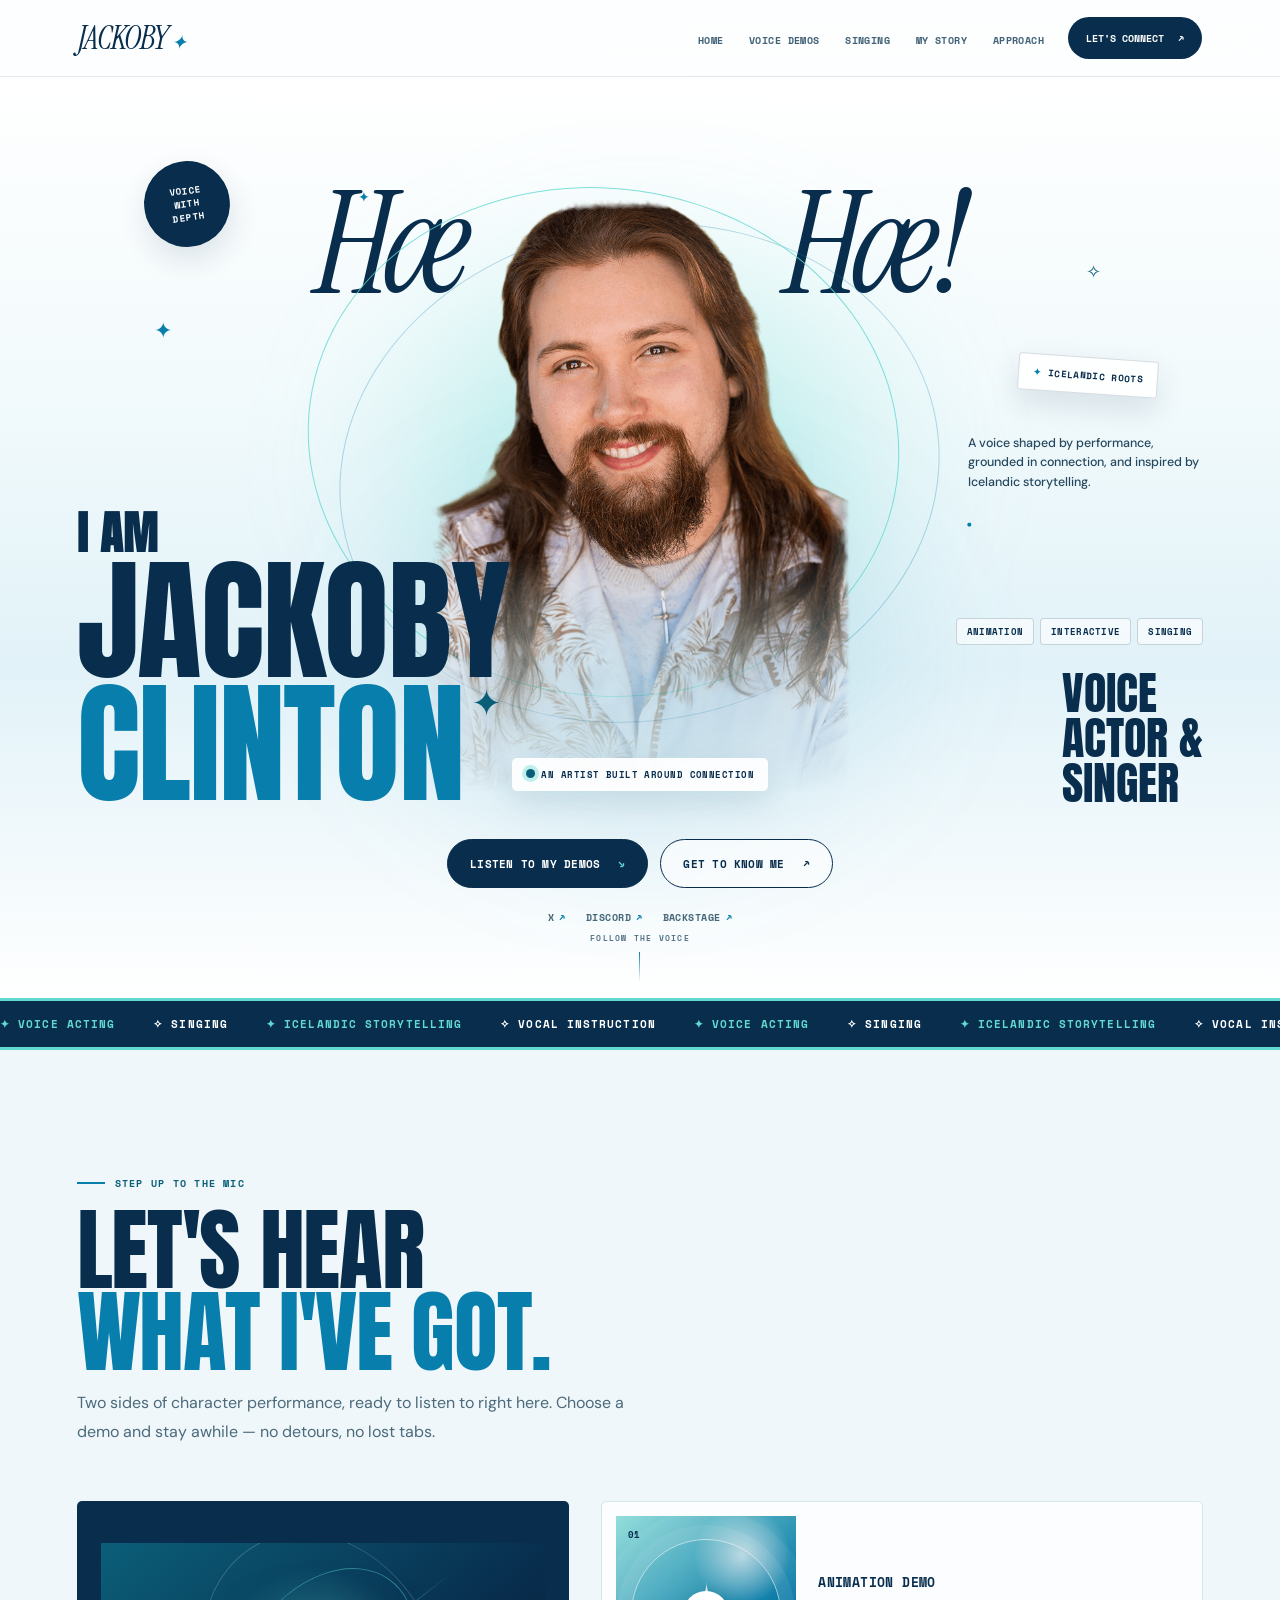
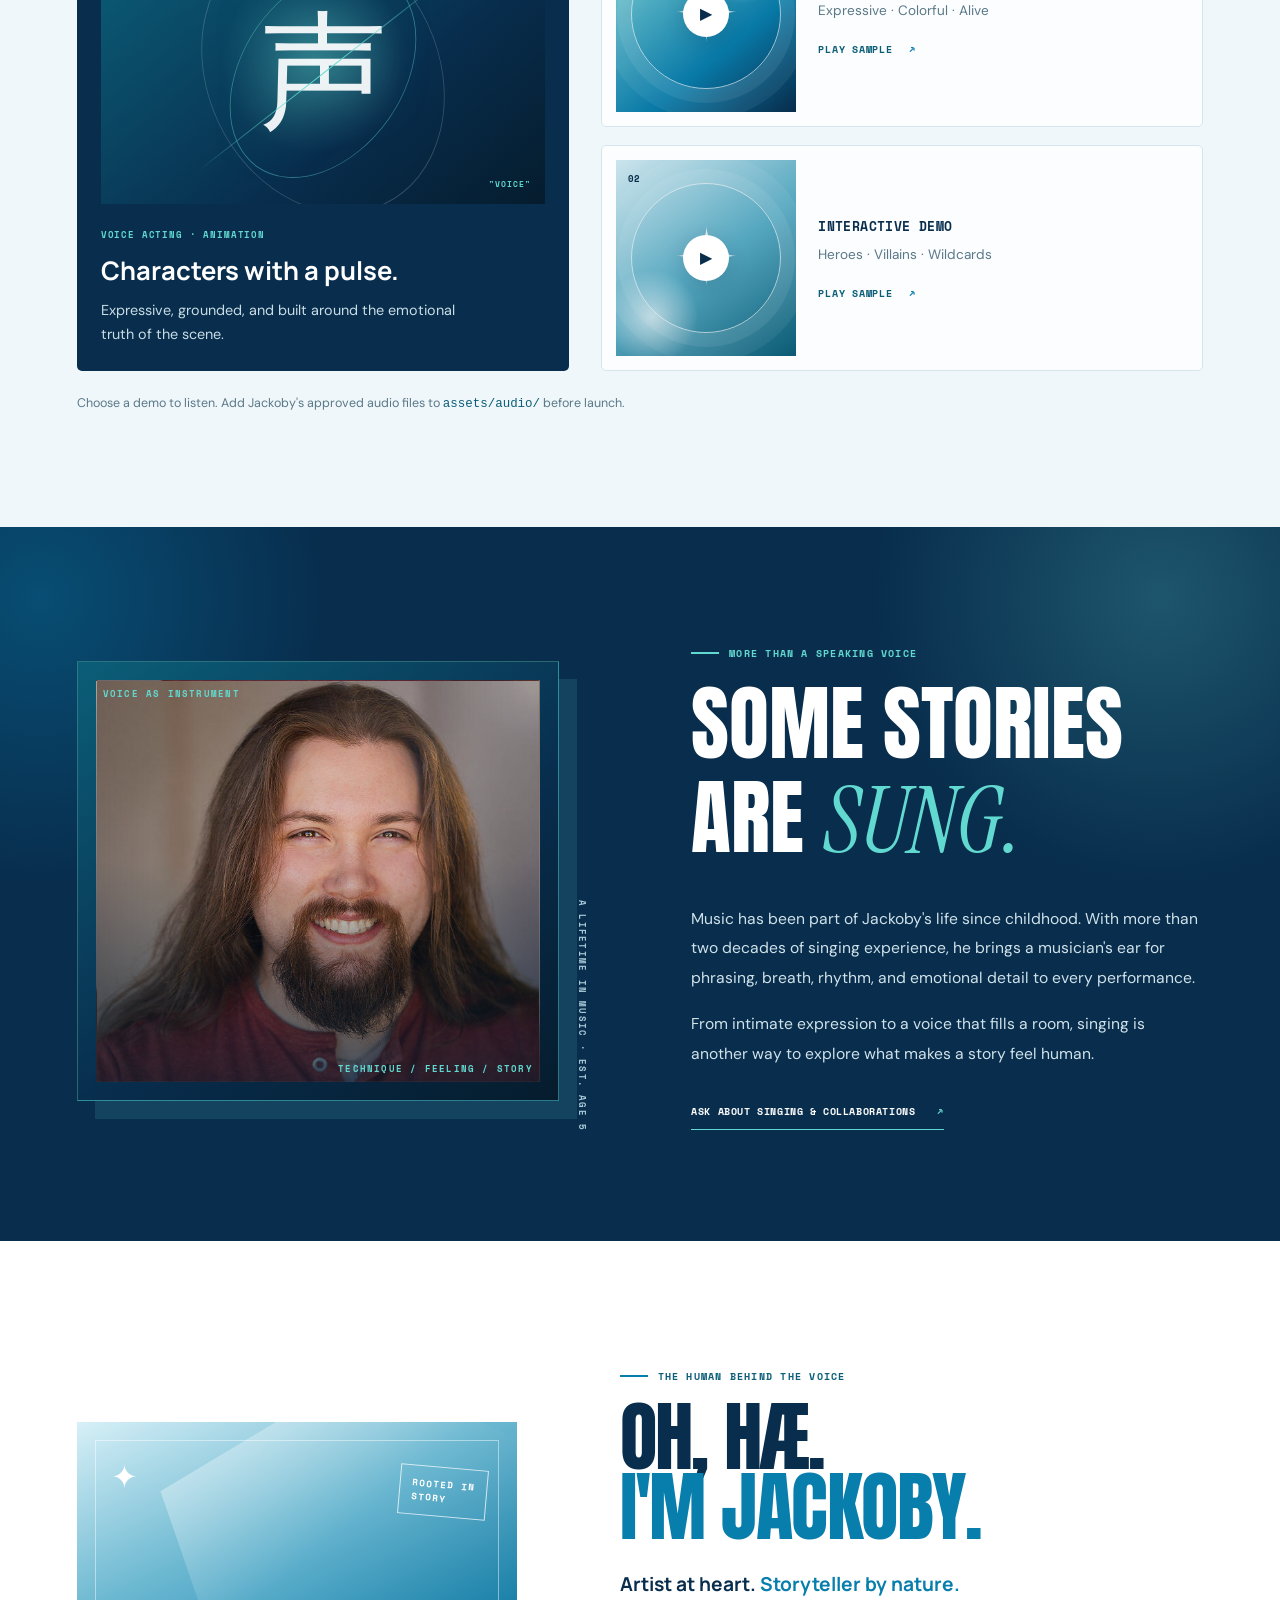
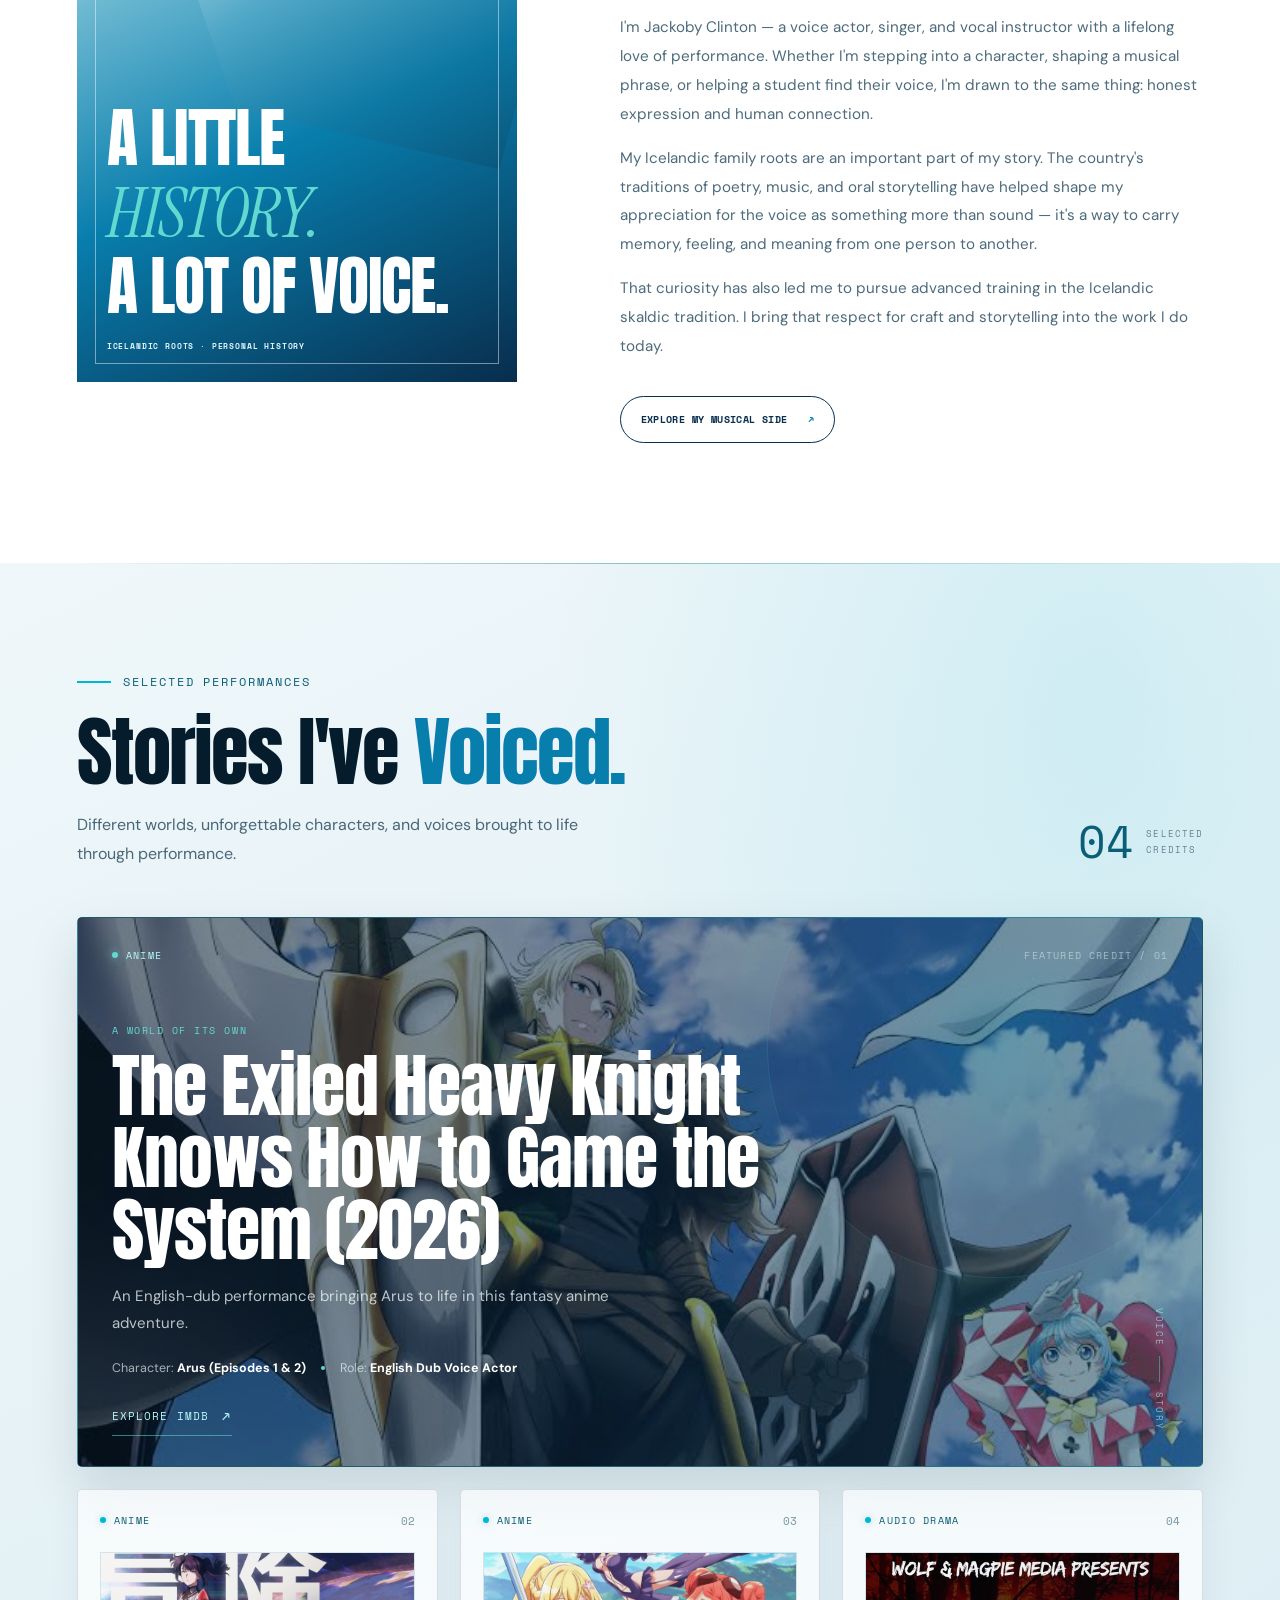
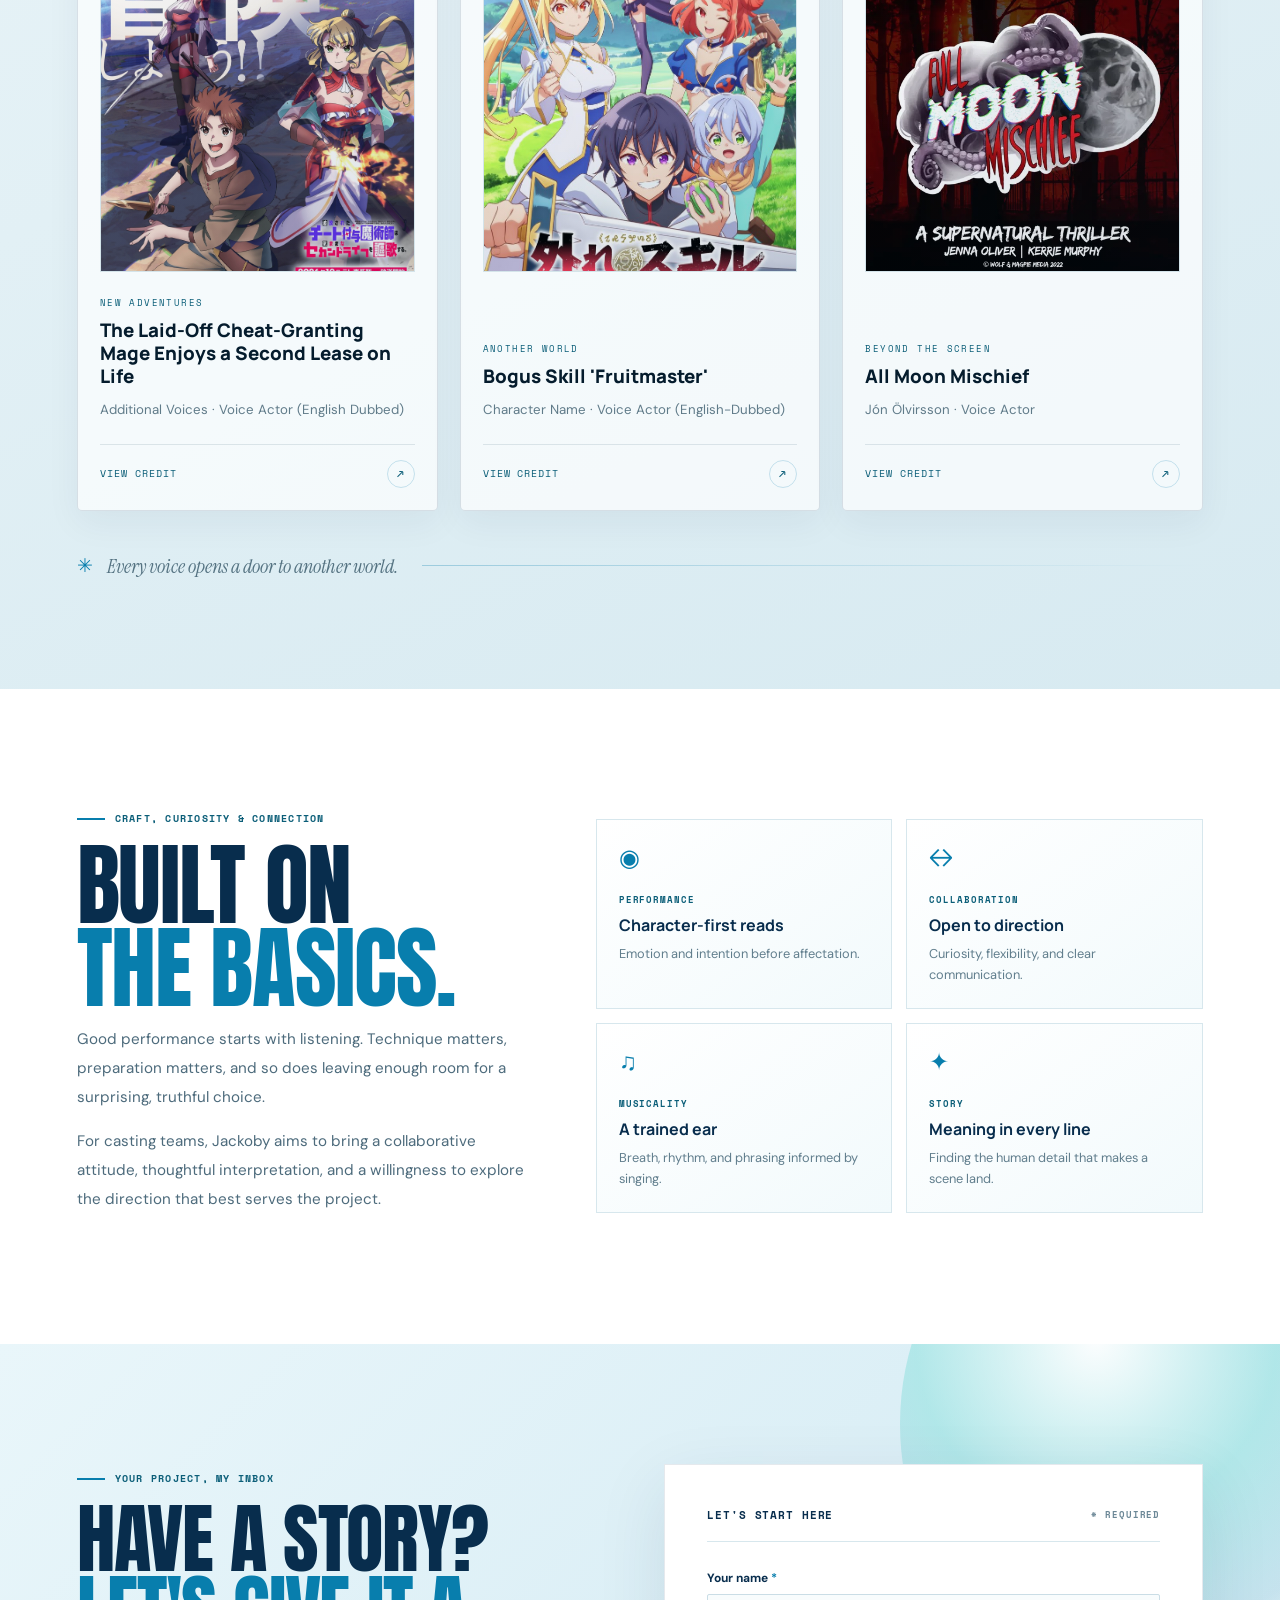
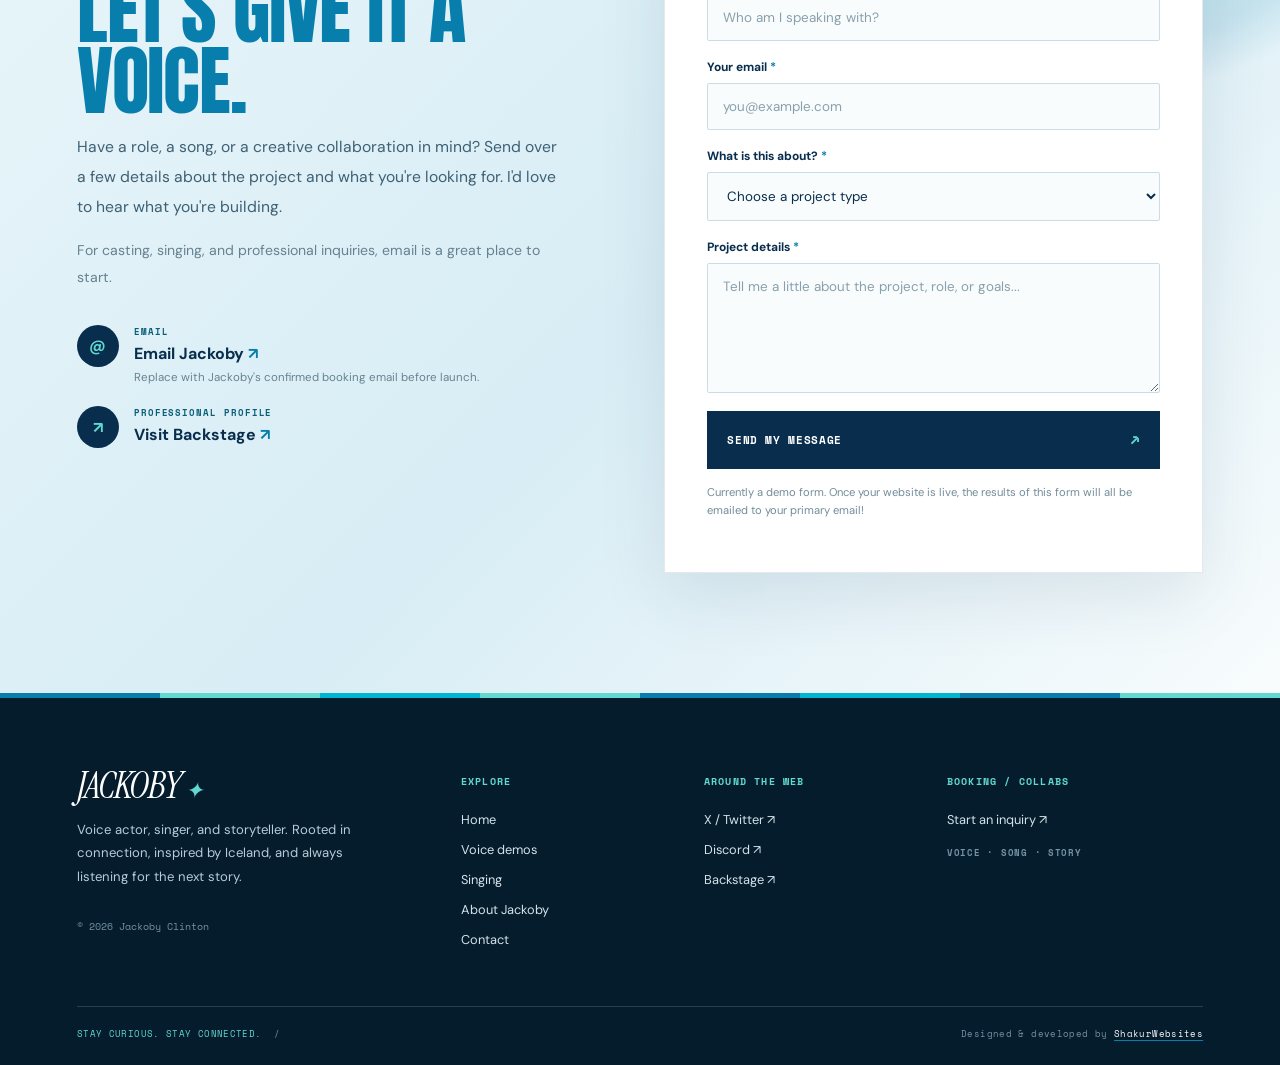
<file: public/index.html>
<!DOCTYPE html>
<html lang="en">
<head>
  <meta charset="UTF-8">
  <meta name="viewport" content="width=device-width, initial-scale=1">
  <meta name="theme-color" content="#082D4D">
  <meta name="description" content="Jackoby Clinton — voice actor, singer, and vocal instructor. Explore character demos, singing, and the stories behind the voice.">
  <title>Jackoby Clinton — Voice, Song & Story</title>
  <link rel="preconnect" href="https://fonts.googleapis.com">
  <link rel="preconnect" href="https://fonts.gstatic.com" crossorigin>
  <link href="https://fonts.googleapis.com/css2?family=Anton&family=DM+Sans:wght@400;500;600;700&family=Instrument+Serif:ital@0;1&family=Manrope:wght@500;600;700;800&family=Space+Mono:wght@400;700&display=swap" rel="stylesheet">
  <link rel="stylesheet" href="styles.css">
  <link rel="stylesheet" href="media.css">
</head>
<body>
  <a class="skip-link" href="#heroSection">Skip to content</a>
  <div class="site-aurora" aria-hidden="true"><span></span><span></span><span></span></div>

    <section id="navbarSection" class="navbar-section">
    <div id="navbarCont" class="navbar-container">
      <a class="logo" href="#heroSection" aria-label="Jackoby Clinton home">JACKOBY<span>✦</span></a>
      <button class="menu-toggle" type="button" aria-expanded="false" aria-controls="siteNav">MENU <span aria-hidden="true">☰</span></button>
      <nav id="siteNav" aria-label="Main navigation">
        <ul class="nav-links">
          <li><a href="#heroSection">HOME</a></li>
          <li><a href="#charsSection">VOICE DEMOS</a></li>
          <li><a href="#singingSection">SINGING</a></li>
          <li><a href="#aboutKelvin">MY STORY</a></li>
          <li><a href="#equipmentSection">APPROACH</a></li>
        </ul>
        <a class="nav-cta" href="#contactSection">LET'S CONNECT <span aria-hidden="true">↗</span></a>
      </nav>
    </div>
  </section>

  <section id="heroSection" class="hero-section">
    <div class="hero-background" aria-hidden="true"><div class="hero-blob hero-blob-teal"></div><div class="hero-blob hero-blob-cyan"></div></div>
    <div class="hero-stars" aria-hidden="true">
      <span class="hero-star hero-star-one">✦</span><span class="hero-star hero-star-two">✧</span>
      <span class="hero-star hero-star-three">·</span><span class="hero-star hero-star-four">✦</span>
    </div>

    <div class="hero-eyebrow"><span class="eyebrow-line"></span> VOICE ACTOR <span class="eyebrow-dot">·</span> SINGER <span class="eyebrow-dot">·</span> TEACHER <span class="eyebrow-line"></span></div>
    <div class="hero-container">
      <div class="hero-greeting" aria-hidden="true"><span>Hæ</span><span>Hæ!</span></div>
      <div class="hero-visual-container">
        <div class="hero-ring hero-ring-one"></div><div class="hero-ring hero-ring-two"></div>
        <div class="hero-photo-container">
          <img src="./assets/img/jackobyHERO.png" alt="Jackoby Clinton smiling" fetchpriority="high" onerror="this.parentElement.classList.add('avatar-placeholder')">
          <div class="avatar-fallback" aria-hidden="true"><span>JC</span><strong>VOICE<br>· SONG ·<br>STORY</strong><small>JACKOBY CLINTON</small></div>
        </div>
      </div>
      <div class="hero-text-container">
        <!-- <p class="hero-kicker"><span aria-hidden="true">✧</span> VOICE · SONG · STORY <span aria-hidden="true">✧</span></p> -->
        <!-- <div class="hero-status"><span class="live-dot"></span> Booking voice projects for 2026</div> -->
        <p class="hero-description">A voice shaped by performance, grounded in connection, and inspired by Icelandic storytelling.</p>
        <h1 class="hero-heading"><small>I am</small>JACKOBY<br><span class="hero-heading-last">CLINTON<span class="title-star" aria-hidden="true">✦</span></span></h1>
        <div class="hero-tags"><span>ANIMATION</span><span>INTERACTIVE</span><span>SINGING</span></div>
        <p class="hero-role">Voice<br>Actor &amp;<br>Singer</p>
      </div>
      <div class="orbit-sticker orbit-sticker-one">VOICE<br>WITH<br>DEPTH</div>
      <div class="orbit-sticker orbit-sticker-two"><span aria-hidden="true">✦</span> ICELANDIC ROOTS</div>
      <div class="hero-caption"><span class="live-dot"></span> AN ARTIST BUILT AROUND CONNECTION</div>
    </div>
    <div class="hero-ctas">
      <a href="#charsSection" class="hero-btn hero-btn-primary">LISTEN TO MY DEMOS <span aria-hidden="true">↘</span></a>
      <a href="#aboutKelvin" class="hero-btn hero-btn-outline">GET TO KNOW ME <span aria-hidden="true">↗</span></a>
    </div>
    <div class="hero-socials" aria-label="Find Jackoby online">
      <a class="h-social-link" href="https://x.com/JackobyClinton" target="_blank" rel="noopener noreferrer">X <span aria-hidden="true">↗</span></a>
      <a class="h-social-link" href="https://discord.com/users/535233895856209980" target="_blank" rel="noopener noreferrer">DISCORD <span aria-hidden="true">↗</span></a>
      <a class="h-social-link" href="https://www.backstage.com/u/jackoby-clinton/" target="_blank" rel="noopener noreferrer">BACKSTAGE <span aria-hidden="true">↗</span></a>
    </div>
    <a href="#charsSection" class="hero-scroll-hint"><span>FOLLOW THE VOICE</span><span class="hero-scroll-line"></span></a>
  </section>

  <main>
    <div class="ticker-strip" aria-label="Jackoby's creative disciplines"><div class="ticker-track">
      <span>✦ VOICE ACTING</span><span>✧ SINGING</span><span>✦ ICELANDIC STORYTELLING</span><span>✧ VOCAL INSTRUCTION</span><span>✦ VOICE ACTING</span><span>✧ SINGING</span><span>✦ ICELANDIC STORYTELLING</span><span>✧ VOCAL INSTRUCTION</span>
      <span>✦ VOICE ACTING</span><span>✧ SINGING</span><span>✦ ICELANDIC STORYTELLING</span><span>✧ VOCAL INSTRUCTION</span><span>✦ VOICE ACTING</span><span>✧ SINGING</span><span>✦ ICELANDIC STORYTELLING</span><span>✧ VOCAL INSTRUCTION</span>
    </div></div>

    <section id="charsSection" class="chars-section">
      <div class="section-inner">
        <div class="chars-heading">
          <span class="chars-eyebrow"><span class="chars-eyebrow-line"></span> STEP UP TO THE MIC</span>
          <h2 class="chars-title">LET'S HEAR<br><span>WHAT I'VE GOT.</span></h2>
          <p class="chars-intro">Two sides of character performance, ready to listen to right here. Choose a demo and stay awhile — no detours, no lost tabs.</p>
        </div>
        <div class="chars-layout">
          <div class="chars-feature">
            <!-- <span class="feature-index">AUDIO FILE  /  001</span> -->
            <div class="feature-art"><span class="feature-art-orbit"></span><span class="feature-art-symbol">声</span><span class="feature-art-caption">"VOICE"</span></div>
            <div class="feature-copy"><span class="char-kicker">VOICE ACTING · ANIMATION</span><h3>Characters with a pulse.</h3><p>Expressive, grounded, and built around the emotional truth of the scene.</p></div>
          </div>
          <div class="char-cards">
            <button class="char-card" type="button" data-character-audio="./assets/audio/Jackoby_Clinton_Animation_Demo_Anime_Cut_KLICKAUD.mp3" aria-pressed="false">
              <span class="char-img-wrap char-art-one"><span class="char-number">01</span><span class="char-symbol">✧</span><span class="char-overlay"><span class="play-icon">▶</span><span class="pause-icon">Ⅱ</span></span><span class="char-playing-indicator"></span></span>
              <span class="char-card-copy"><span class="char-name">ANIMATION DEMO</span><span class="char-description">Expressive · Colorful · Alive</span><span class="char-card-action">PLAY SAMPLE <span>↗</span></span></span>
            </button>
            <button class="char-card" type="button" data-character-audio="./assets/audio/interactive-demo.mp3" aria-pressed="false">
              <span class="char-img-wrap char-art-two"><span class="char-number">02</span><span class="char-symbol">✦</span><span class="char-overlay"><span class="play-icon">▶</span><span class="pause-icon">Ⅱ</span></span><span class="char-playing-indicator"></span></span>
              <span class="char-card-copy"><span class="char-name">INTERACTIVE DEMO</span><span class="char-description">Heroes · Villains · Wildcards</span><span class="char-card-action">PLAY SAMPLE <span>↗</span></span></span>
            </button>
          </div>
          <audio id="characterAudio" preload="none"></audio>
        </div>
        <p class="audio-note" id="audioNote" aria-live="polite">Choose a demo to listen. Add Jackoby's approved audio files to <code>assets/audio/</code> before launch.</p>
      </div>
    </section>

    <section id="singingSection" class="singing-section">
      <div class="singing-background" aria-hidden="true"><span></span><span></span></div>
      <div class="singing-container">
        <div class="singing-art">
          <div class="singing-art-frame">
            <span class="singing-overline">VOICE AS INSTRUMENT</span>
            <!-- <div class="singing-wave" aria-hidden="true"><i></i><i></i><i></i><i></i><i></i><i></i><i></i><i></i><i></i><i></i><i></i><i></i><i></i><i></i><i></i></div>
            <span class="singing-art-word">SONG<span>.</span></span> -->
            <span class="singing-art-note">TECHNIQUE / FEELING / STORY</span>
          </div>
          <span class="singing-side-note">A LIFETIME IN MUSIC · EST. AGE 5</span>
        </div>
        <div class="singing-content">
          <span class="section-eyebrow"><span></span> MORE THAN A SPEAKING VOICE</span>
          <h2 class="singing-title">SOME STORIES<br>ARE <em>SUNG.</em></h2>
          <p>Music has been part of Jackoby's life since childhood. With more than two decades of singing experience, he brings a musician's ear for phrasing, breath, rhythm, and emotional detail to every performance.</p>
          <p>From intimate expression to a voice that fills a room, singing is another way to explore what makes a story feel human.</p>
          <a href="#contactSection" class="text-link">ASK ABOUT SINGING & COLLABORATIONS <span>↗</span></a>
        </div>
      </div>
    </section>

    <section id="aboutKelvin" class="about-section">
      <div class="about-container">
        <div class="about-image-container">
          <div class="about-image about-art">
            <div class="about-ice-shape"></div><span class="about-big-star">✦</span><span class="about-stamp">ROOTED IN<br>STORY</span>
            <div class="about-art-copy">A LITTLE<br><em>HISTORY.</em><br>A LOT OF VOICE.</div>
            <span class="about-image-credit">ICELANDIC ROOTS · PERSONAL HISTORY</span>
          </div>
        </div>
        <div class="about-content">
          <div class="about-heading"><span class="about-eyebrow"><span class="about-eyebrow-line"></span> THE HUMAN BEHIND THE VOICE</span><h2 class="about-title">OH, HÆ.<br><span>I'M JACKOBY.</span></h2></div>
          <div class="about-bio">
            <h3 class="about-subheading">Artist at heart. <span>Storyteller by nature.</span></h3>
            <p>I'm Jackoby Clinton — a voice actor, singer, and vocal instructor with a lifelong love of performance. Whether I'm stepping into a character, shaping a musical phrase, or helping a student find their voice, I'm drawn to the same thing: honest expression and human connection.</p>
            <p>My Icelandic family roots are an important part of my story. The country's traditions of poetry, music, and oral storytelling have helped shape my appreciation for the voice as something more than sound — it's a way to carry memory, feeling, and meaning from one person to another.</p>
            <p>That curiosity has also led me to pursue advanced training in the Icelandic skaldic tradition. I bring that respect for craft and storytelling into the work I do today.</p>
          </div>
          <a href="#singingSection" class="about-button">EXPLORE MY MUSICAL SIDE <span aria-hidden="true">↗</span></a>
        </div>
      </div>
    </section>


<section id="jackobyCreditsSection" class="credits-section">
    <div class="credits-container">

        <header class="credits-header">
            <div class="credits-eyebrow">
                <span class="credits-eyebrow-line"></span>
                <span>SELECTED PERFORMANCES</span>
            </div>

            <div class="credits-heading-row">
                <div>
                    <h2>Stories I've <span>Voiced.</span></h2>
                    <p class="credits-intro">
                        Different worlds, unforgettable characters, and voices
                        brought to life through performance.
                    </p>
                </div>

                <div class="credits-count" aria-label="Four selected credits">
                    <span class="credits-count-number">04</span>
                    <span class="credits-count-label">SELECTED<br />CREDITS</span>
                </div>
            </div>
        </header>

        <!-- FEATURED ANIME CREDIT -->
        <a class="credit-card credit-featured"
           href="https://www.imdb.com/title/tt33334216/?ref_=nm_knf_t_2"
           target="_blank"
           rel="noopener noreferrer"
           aria-label="View The Exiled Heavy Knight Knows How to Game the System on IMDb">

            <img
                class="credit-featured-image"
                src="./assets/img/exiledMoment.jpg"
                alt="The Exiled Heavy Knight Knows How to Game the System — promotional artwork"
                loading="lazy"
            />

            <div class="credit-featured-atmosphere" aria-hidden="true"></div>

            <div class="credit-featured-top">
                <span class="credit-category">
                    <span class="credit-category-dot"></span>
                    ANIME
                </span>
                <span class="credit-featured-index">FEATURED CREDIT / 01</span>
            </div>

            <div class="credit-featured-content">
                <span class="credit-overline">A WORLD OF ITS OWN</span>

                <h3>The Exiled Heavy Knight Knows How to Game the System (2026)</h3>

                <p class="credit-description">
                    An English-dub performance bringing Arus to life in this
                    fantasy anime adventure.
                </p>

                <div class="credit-meta">
                    <span>Character: <strong>Arus (Episodes 1 &amp; 2)</strong></span>
                    <span class="credit-meta-divider"></span>
                    <span>Role: <strong>English Dub Voice Actor</strong></span>
                </div>

                <span class="credit-view-link">
                    Explore IMDb
                    <span aria-hidden="true">↗</span>
                </span>
            </div>

            <div class="credit-featured-stamp" aria-hidden="true">
                <span>VOICE</span>
                <span class="credit-stamp-divider"></span>
                <span>STORY</span>
            </div>
        </a>

        <!-- SUPPORTING CREDITS -->
        <div class="credits-grid">

            <!-- ANIME CREDIT 02 -->
            <a class="credit-card credit-standard"
               href="https://www.imdb.com/title/tt43691412/?ref_=nm_knf_t_4"
               target="_blank"
               rel="noopener noreferrer"
               aria-label="View Anime Production Two credit">

                <div class="credit-card-top">
                    <span class="credit-category">
                        <span class="credit-category-dot"></span>
                        ANIME
                    </span>
                    <span class="credit-index">02</span>
                </div>

                <div class="credit-card-art">
                    <img
                        class="credit-art-image"
                        src="./assets/img/laidoffMoment.webp"
                        alt="Anime Production Two promotional artwork"
                        loading="lazy"
                    />
                </div>

                <div class="credit-card-content">
                    <span class="credit-overline">NEW ADVENTURES</span>
                    <h3>The Laid-Off Cheat-Granting Mage Enjoys a Second Lease on Life</h3>
                    <p class="credit-role">Additional Voices · Voice Actor (English Dubbed)</p>
                </div>

                <div class="credit-card-footer">
                    <span>VIEW CREDIT</span>
                    <span class="credit-arrow" aria-hidden="true">↗</span>
                </div>
            </a>

            <!-- ANIME CREDIT 03 -->
            <a class="credit-card credit-standard"
               href="https://www.imdb.com/title/tt32579866/?ref_=nm_knf_c_3"
               target="_blank"
               rel="noopener noreferrer"
               aria-label="View Anime Production Three credit">

                <div class="credit-card-top">
                    <span class="credit-category">
                        <span class="credit-category-dot"></span>
                        ANIME
                    </span>
                    <span class="credit-index">03</span>
                </div>

                <div class="credit-card-art">
                    <img
                        class="credit-art-image"
                        src="./assets/img/bogusMoment.jpg"
                        alt="Anime Production Three promotional artwork"
                        loading="lazy"
                    />
                </div>

                <div class="credit-card-content">
                    <span class="credit-overline">ANOTHER WORLD</span>
                    <h3>Bogus Skill 'Fruitmaster'</h3>
                    <p class="credit-role">Character Name · Voice Actor (English-Dubbed)</p>
                </div>

                <div class="credit-card-footer">
                    <span>VIEW CREDIT</span>
                    <span class="credit-arrow" aria-hidden="true">↗</span>
                </div>
            </a>

            <!-- PODCAST CREDIT 04 -->
            <a class="credit-card credit-standard credit-podcast"
               href="https://www.imdb.com/title/tt34902637/?ref_=nm_knf_c_1"
               target="_blank"
               rel="noopener noreferrer"
               aria-label="Discover Jackoby's podcast voice performance">

                <div class="credit-card-top">
                    <span class="credit-category">
                        <span class="credit-category-dot"></span>
                        AUDIO DRAMA
                    </span>
                    <span class="credit-index">04</span>
                </div>

                <div class="credit-card-art">
                    <img
                        class="credit-art-image"
                        src="./assets/img/podcastMoment.webp"
                        alt="Podcast cover artwork"
                        loading="lazy"
                    />
                </div>

                <div class="credit-card-content">
                    <span class="credit-overline">BEYOND THE SCREEN</span>
                    <h3>All Moon Mischief</h3>
                    <p class="credit-role">Jón Ölvirsson · Voice Actor</p>
                </div>

                <div class="credit-card-footer">
                    <span>VIEW CREDIT</span>
                    <span class="credit-arrow" aria-hidden="true">↗</span>
                </div>
            </a>

        </div>

        <div class="credits-bottom-note">
            <span class="credits-note-icon" aria-hidden="true">✳</span>
            <p>Every voice opens a door to another world.</p>
            <span class="credits-note-rule"></span>
        </div>

    </div>
</section>



    <section id="equipmentSection" class="equipment-section">
      <div class="equipment-container">
        <div class="equipment-content">
          <div class="equipment-heading"><span class="equipment-eyebrow"><span class="equipment-eyebrow-line"></span> CRAFT, CURIOSITY & CONNECTION</span><h2 class="equipment-title">BUILT ON<br><span>THE BASICS.</span></h2></div>
          <p class="equipment-description">Good performance starts with listening. Technique matters, preparation matters, and so does leaving enough room for a surprising, truthful choice.</p>
          <p class="equipment-description">For casting teams, Jackoby aims to bring a collaborative attitude, thoughtful interpretation, and a willingness to explore the direction that best serves the project.</p>
        </div>
        <div class="equipment-container-cards">
          <div class="equipment-card"><span class="equipment-icon">◉</span><span class="equipment-category">PERFORMANCE</span><h3 class="equipment-name">Character-first reads</h3><p>Emotion and intention before affectation.</p></div>
          <div class="equipment-card"><span class="equipment-icon">↔</span><span class="equipment-category">COLLABORATION</span><h3 class="equipment-name">Open to direction</h3><p>Curiosity, flexibility, and clear communication.</p></div>
          <div class="equipment-card"><span class="equipment-icon">♫</span><span class="equipment-category">MUSICALITY</span><h3 class="equipment-name">A trained ear</h3><p>Breath, rhythm, and phrasing informed by singing.</p></div>
          <div class="equipment-card"><span class="equipment-icon">✦</span><span class="equipment-category">STORY</span><h3 class="equipment-name">Meaning in every line</h3><p>Finding the human detail that makes a scene land.</p></div>
        </div>
      </div>
    </section>

    <section id="contactSection" class="contact-section">
      <div class="contact-ice-orb" aria-hidden="true"></div>
      <div class="contact-container">
        <div class="contact-content">
          <div class="contact-heading"><span class="contact-topper"><span class="contact-topper-line"></span> YOUR PROJECT, MY INBOX</span><h2 class="contact-title">HAVE A STORY?<br><span>LET'S GIVE IT A VOICE.</span></h2></div>
          <p class="contact-text">Have a role, a song, or a creative collaboration in mind? Send over a few details about the project and what you're looking for. I'd love to hear what you're building.</p>
          <p class="contact-text contact-text-secondary">For casting, singing, and professional inquiries, email is a great place to start.</p>
          <div class="contact-details">
            <div class="contact-detail"><div class="contact-icon">@</div><div class="contact-detail-content"><span class="contact-label">EMAIL</span><a href="mailto:jackobyclinton@gmail.com">Email Jackoby <span aria-hidden="true">↗</span></a><small>Replace with Jackoby's confirmed booking email before launch.</small></div></div>
            <div class="contact-detail"><div class="contact-icon">↗</div><div class="contact-detail-content"><span class="contact-label">PROFESSIONAL PROFILE</span><a href="https://www.backstage.com/u/jackoby-clinton/" target="_blank" rel="noopener noreferrer">Visit Backstage <span aria-hidden="true">↗</span></a></div></div>
          </div>
        </div>
        <form class="contact-form" id="contactForm">
          <div class="form-heading"><span>LET'S START HERE</span><span class="form-required">* REQUIRED</span></div>
          <label class="contact-label-form">Your name <span>*</span><input class="contact-input" type="text" name="name" autocomplete="name" placeholder="Who am I speaking with?" required></label>
          <label class="contact-label-form">Your email <span>*</span><input class="contact-input" type="email" name="email" autocomplete="email" placeholder="you@example.com" required></label>
          <label class="contact-label-form">What is this about? <span>*</span><select class="contact-input contact-select" name="inquiry_type" required><option value="" disabled selected>Choose a project type</option><option>Voice Acting / Character Role</option><option>Singing / Music Collaboration</option><option>Vocal Lessons / Instruction</option><option>Commercial / Narration</option><option>Other</option></select></label>
          <label class="contact-label-form">Project details <span>*</span><textarea class="contact-input contact-textarea" name="message" rows="5" placeholder="Tell me a little about the project, role, or goals..." required></textarea></label>
          <button class="contact-submit" type="submit"><span>SEND MY MESSAGE</span><span class="submit-arrow">↗</span></button>
          <p class="form-note">Currently a demo form. Once your website is live, the results of this form will all be emailed to your primary email!</p>
          <p class="form-status" id="formStatus" aria-live="polite"></p>
        </form>
      </div>
    </section>
  </main>

  <footer id="footerSection" class="footer-section">
    <div class="footer-top-accent" aria-hidden="true"><span></span><span></span><span></span><span></span><span></span><span></span><span></span><span></span></div>
    <div class="footer-container">
      <div class="footer-brand"><a href="#heroSection" class="footer-logo">JACKOBY<span>✦</span></a><div class="footer-brand-text"><p>Voice actor, singer, and storyteller. Rooted in connection, inspired by Iceland, and always listening for the next story.</p></div><div class="footer-copyright"><span>© <span id="footerYear">2026</span> Jackoby Clinton</span></div></div>
      <nav class="footer-navigation" aria-label="Footer navigation"><h2 class="footer-title">EXPLORE</h2><div class="footer-links"><a href="#heroSection">Home</a><a href="#charsSection">Voice demos</a><a href="#singingSection">Singing</a><a href="#aboutKelvin">About Jackoby</a><a href="#contactSection">Contact</a></div></nav>
      <div class="footer-legal"><h2 class="footer-title">AROUND THE WEB</h2><div class="footer-links"><a href="https://x.com/JackobyClinton" target="_blank" rel="noopener noreferrer">X / Twitter ↗</a><a href="https://discord.com/users/535233895856209980" target="_blank" rel="noopener noreferrer">Discord ↗</a><a href="https://www.backstage.com/u/jackoby-clinton/" target="_blank" rel="noopener noreferrer">Backstage ↗</a></div></div>
      <div class="footer-contact"><h2 class="footer-title">BOOKING / COLLABS</h2><div class="footer-contact-info"><a href="#contactSection">Start an inquiry ↗</a><span class="footer-availability">VOICE · SONG · STORY</span></div></div>
    </div>
    <div class="footer-bottom"><div class="footer-bottom-line"></div><div class="footer-bottom-content"><span class="footer-bottom-credit">STAY CURIOUS. STAY CONNECTED.</span><span class="footer-bottom-divider">/</span><span class="footer-bottom-built">Designed &amp; developed by <a href="https://shakuryon.com/" target="_blank" rel="noopener noreferrer">ShakurWebsites</a></span></div></div>
  </footer>
  <script src="index.js"></script>
</body>
</html>
</file>
<file: public/styles.css>
/* JACKOBY CLINTON — VATNAJÖKULL / GLACIAL AZURE IDENTITY */
:root {
  --theme-color: #087EAD;
  --dark-theme-color: #082D4D;
  --secondary-color: #62D9D0;
  --secondary-dark-color: #0B5E78;
  --ink-color: #082D4D;
  --night-color: #051C2D;
  --paper-color: #EFF7FA;
  --white-color: #FFFFFF;
  --chrome-color: #D7E7ED;
  --lemon-color: #D5FFF7;
  --lilac-color: #C9E5F1;
  /* Requested token: #01b6d (five-digit hex is invalid CSS); visual approximation below. */
  --accent-color: #01B6D0;
  --shadow-color: rgba(8, 45, 77, 0.13);
  --font-heading: "Manrope", "DM Sans", Arial, sans-serif;
  --font-body: "DM Sans", Arial, sans-serif;
  --font-mono: "Space Mono", monospace;
  --font-display: "Anton", "Manrope", Impact, sans-serif;
  --font-script: "Instrument Serif", Georgia, serif;
  --page-width: 1180px;
}
*, *::before, *::after { box-sizing: border-box; }
html { scroll-behavior: smooth; scroll-padding-top: 90px; }
body { margin: 0; font-family: var(--font-body); color: var(--ink-color); background: var(--paper-color); overflow-x: hidden; }
img { max-width: 100%; }
a { color: inherit; text-decoration: none; }
button, input, textarea, select { font: inherit; }
button, a { -webkit-tap-highlight-color: transparent; }
::selection { background: var(--secondary-color); color: var(--night-color); }
.skip-link { position: fixed; top: -60px; left: 16px; z-index: 1000; padding: 12px 16px; background: var(--ink-color); color: white; }
.skip-link:focus { top: 16px; }
.site-aurora { position: fixed; inset: 0; z-index: -2; overflow: hidden; pointer-events: none; opacity: .3; }
.site-aurora span { position: absolute; width: 45vw; height: 80vh; top: -20vh; filter: blur(90px); border-radius: 50%; background: rgba(98,217,208,.15); transform: rotate(24deg); }
.site-aurora span:nth-child(2) { right: -20vw; top: 35vh; background: rgba(8,126,173,.12); }
.site-aurora span:nth-child(3) { left: 20vw; top: 110vh; background: rgba(1,182,109,.08); }

/* Override Credit Artworks */

/* ========================================
   CREDIT ARTWORK IMAGE SLOTS
======================================== */

/* Featured anime artwork */
.credit-featured {
    isolation: isolate;
}

.credit-featured-image {
    position: absolute;
    inset: 0;
    z-index: -1;
    width: 100%;
    height: 100%;
    object-fit: cover;
    object-position: center 35%;
    opacity: 0.46;
    transition:
        transform 700ms ease,
        opacity 500ms ease;
}

/* Darken the artwork so the text remains readable */
.credit-featured::before {
    position: absolute;
    inset: 0;
    z-index: -1;
    background: linear-gradient(
        90deg,
        rgba(5, 28, 45, 0.98) 0%,
        rgba(8, 45, 77, 0.89) 48%,
        rgba(8, 45, 77, 0.42) 100%
    );
    content: "";
    pointer-events: none;
}

/* Supporting production and podcast images */
.credit-card-art {
    position: relative;
    isolation: isolate;
    overflow: hidden;
    background: #D7EAF1;
}

.credit-art-image {
    position: absolute;
    inset: 0;
    z-index: 0;
    display: block;
    width: 100%;
    height: 100%;
    object-fit: cover;
    object-position: center;
    transition:
        transform 550ms ease,
        filter 400ms ease;
}

/* A subtle icy finish over supporting images */
.credit-card-art::after {
    position: absolute;
    inset: 0;
    z-index: 1;
    background: linear-gradient(
        145deg,
        rgba(8, 45, 77, 0.02),
        rgba(8, 45, 77, 0.14)
    );
    content: "";
    pointer-events: none;
    transition: opacity 350ms ease;
}

.credit-standard:hover .credit-art-image {
    transform: scale(1.07);
    filter: saturate(1.08);
}

.credit-standard:hover .credit-card-art::after {
    opacity: 0.45;
}

.credit-featured:hover .credit-featured-image {
    transform: scale(1.035);
    opacity: 0.58;
}

/* Keep image motion accessible */
@media (prefers-reduced-motion: reduce) {
    .credit-featured-image,
    .credit-art-image {
        transition: none;
    }
}


/* ---------- HERO ---------- */
.hero-section { position: relative; min-height: 820px; padding: 28px 6vw 0; isolation: isolate; overflow: hidden; background: linear-gradient(180deg,#fff 0%,#F2FAFC 34%,#E1F2F8 64%,#fff 100%); }
.hero-background { position: absolute; inset: 0; z-index: -1; overflow: hidden; }
.hero-blob { position: absolute; border-radius: 50%; filter: blur(60px); }
.hero-blob-teal { width: 620px; height: 520px; left: 50%; top: 14%; transform: translateX(-50%); background: radial-gradient(ellipse,rgba(98,217,208,.55),rgba(98,217,208,0) 70%); }
.hero-blob-cyan { width: 640px; height: 460px; left: 50%; top: 38%; transform: translateX(-50%); background: radial-gradient(ellipse,rgba(8,126,173,.22),rgba(8,126,173,0) 70%); }
.hero-stars { position: absolute; inset: 0; z-index: -1; pointer-events: none; color: var(--theme-color); }
.hero-star { position: absolute; animation: twinkle 5s ease-in-out infinite; }
.hero-star-one { left: 12%; top: 26%; font-size: 1.4rem; }
.hero-star-two { right: 14%; top: 20%; font-size: 1.1rem; color: var(--secondary-dark-color); animation-delay: 1.4s; }
.hero-star-three { right: 24%; top: 46%; font-size: 2.2rem; animation-delay: 2.4s; }
.hero-star-four { left: 28%; top: 12%; font-size: .9rem; animation-delay: .8s; }
.hero-eyebrow { display: none; }
.eyebrow-line { display: inline-block; width: 26px; height: 2px; background: currentColor; }
.eyebrow-dot { color: var(--theme-color); }
.hero-container { position: relative; max-width: var(--page-width); margin: 0 auto; height: 700px; }
.hero-greeting { position: absolute; z-index: 1; left: 0; right: 0; top: 10%; display: flex; justify-content: center; align-items: baseline; gap: clamp(150px,25vw,330px); font: italic 400 clamp(4.5rem,11vw,9.5rem)/1 var(--font-script); letter-spacing: -.045em; color: var(--ink-color); }
.hero-visual-container { position: absolute; z-index: 2; left: 50%; bottom: 0; transform: translateX(-50%); width: clamp(300px,46vw,520px); }
.hero-photo-container { position: relative; width: 100%; aspect-ratio: .86; }
.hero-photo-container img { display: block; width: 100%; height: 100%; object-fit: contain; object-position: center bottom; -webkit-mask-image: linear-gradient(to bottom,#000 58%,transparent 98%),linear-gradient(to right,transparent 0%,#000 14%,#000 86%,transparent 100%); -webkit-mask-composite: source-in; mask-image: linear-gradient(to bottom,#000 58%,transparent 98%),linear-gradient(to right,transparent 0%,#000 14%,#000 86%,transparent 100%); mask-composite: intersect; }
.hero-ring { position: absolute; z-index: -1; border-radius: 50%; border: 1px solid rgba(8,126,173,.28); pointer-events: none; }
.hero-ring-one { inset: 4% -8% 14% -8%; transform: rotate(-10deg); }
.hero-ring-two { inset: -2% 0 18% -14%; border-color: rgba(98,217,208,.8); transform: rotate(8deg); }
.avatar-fallback { display: none; position: absolute; inset: 8% 14% 0; align-items: center; justify-content: center; flex-direction: column; gap: 12px; text-align: center; border-radius: 50% 50% 0 0; background: linear-gradient(160deg,#D8F1F8,#8CC9DE 60%,#087EAD); color: var(--ink-color); }
.avatar-fallback span { font: 800 3.4rem var(--font-heading); }
.avatar-fallback strong { font: 800 1.1rem/1.2 var(--font-heading); }
.avatar-fallback small { font: 700 .55rem var(--font-mono); letter-spacing: .1em; }
.hero-photo-container.avatar-placeholder img { display: none; }
.hero-photo-container.avatar-placeholder .avatar-fallback { display: flex; }
.hero-text-container { position: absolute; z-index: 3; inset: 0; pointer-events: none; }
.hero-text-container > * { pointer-events: auto; }
.hero-status { position: absolute; left: 0; top: 47%; display: inline-flex; align-items: center; gap: 10px; padding: 11px 18px 11px 12px; border-radius: 999px; background: #fff; box-shadow: 0 8px 24px var(--shadow-color); font: 500 .76rem var(--font-body); }
.live-dot { display: inline-block; width: 9px; height: 9px; flex: 0 0 9px; border-radius: 50%; background: var(--secondary-dark-color); box-shadow: 0 0 0 4px rgba(98,217,208,.4); animation: pulse 2.4s ease-in-out infinite; }
.hero-description { position: absolute; right: 0; top: 47%; max-width: 235px; margin: 0; font: 500 .78rem/1.55 var(--font-body); color: #26485F; }
.hero-heading { position: absolute; left: 0; bottom: 0; margin: 0; font: 400 clamp(4.2rem,10.4vw,9.2rem)/.92 var(--font-display); text-transform: uppercase; letter-spacing: -.01em; }
.hero-heading small { display: block; margin-bottom: 4px; font: 700 clamp(1.4rem,3.6vw,3.4rem)/1 var(--font-display); letter-spacing: .02em; }
.hero-heading-last { display: inline-block; color: var(--theme-color); }
.title-star { display: inline-block; color: var(--secondary-dark-color); font-size: .28em; vertical-align: top; margin-left: 8px; animation: starSpin 18s linear infinite; }
.hero-role { position: absolute; right: 0; bottom: 0; margin: 0; text-align: left; font: 400 clamp(1.6rem,3.6vw,3.2rem)/.98 var(--font-display); text-transform: uppercase; }
.hero-tags { position: absolute; right: 0; bottom: calc(clamp(1.6rem,3.6vw,3.2rem) * 3 + 22px); display: flex; flex-wrap: wrap; justify-content: flex-end; gap: 6px; max-width: 280px; }
.hero-tags span { padding: 6px 10px; border: 1px solid rgba(8,45,77,.19); border-radius: 4px; background: rgba(255,255,255,.6); font: 700 .58rem var(--font-mono); letter-spacing: .03em; }
.hero-kicker { position: absolute; left: 4%; top: 2%; margin: 0; padding: 8px 12px; background: rgba(255,255,255,.7); border: 1px solid rgba(8,126,173,.2); border-radius: 4px; box-shadow: 4px 4px 0 rgba(8,126,173,.11); color: var(--secondary-dark-color); font: 700 .62rem var(--font-mono); letter-spacing: .08em; transform: rotate(-3deg); }
.hero-ctas { position: relative; z-index: 5; max-width: var(--page-width); margin: 0 auto; padding: 34px 0 8px; display: flex; flex-wrap: wrap; justify-content: center; gap: 12px; }
.hero-btn { display: inline-flex; align-items: center; gap: 18px; padding: 15px 22px; border: 1px solid var(--ink-color); border-radius: 999px; font: 700 .7rem var(--font-mono); letter-spacing: .02em; transition: transform .2s,box-shadow .2s,background .2s; }
.hero-btn:hover { transform: translateY(-3px); box-shadow: 0 7px 0 rgba(8,45,77,.13); }
.hero-btn-primary { background: var(--ink-color); color: #fff; }
.hero-btn-primary span { color: var(--secondary-color); }
.hero-btn-outline { background: rgba(255,255,255,.6); }
.hero-btn-outline:hover { background: #fff; }
.hero-socials { position: relative; z-index: 5; display: flex; flex-wrap: wrap; justify-content: center; align-items: center; gap: 20px; padding: 14px 0 74px; }
.h-social-link { display: inline-flex; align-items: center; gap: 5px; color: #456779; font: 700 .6rem var(--font-mono); letter-spacing: .05em; transition: color .2s; }
.h-social-link:hover { color: var(--theme-color); }
.h-social-link span { color: var(--theme-color); }
.orbit-sticker { position: absolute; z-index: 4; display: flex; align-items: center; justify-content: center; text-align: center; border: 1px solid rgba(8,45,77,.16); box-shadow: 0 12px 30px rgba(8,45,77,.12); }
.orbit-sticker-one { left: 6%; top: 8%; width: 86px; height: 86px; border-radius: 50%; background: var(--ink-color); color: #fff; font: 700 .58rem/1.45 var(--font-mono); letter-spacing: .05em; transform: rotate(-8deg); }
.orbit-sticker-two { right: 4%; top: 36%; gap: 7px; padding: 11px 14px; border-radius: 3px; background: rgba(255,255,255,.92); font: 700 .58rem var(--font-mono); letter-spacing: .035em; transform: rotate(4deg); }
.orbit-sticker-two span { color: var(--theme-color); }
.hero-caption { position: absolute; z-index: 4; left: 50%; bottom: 14px; transform: translateX(-50%); white-space: nowrap; padding: 10px 14px; border-radius: 5px; background: rgba(255,255,255,.92); box-shadow: 0 10px 30px rgba(8,45,77,.1); font: 700 .55rem var(--font-mono); letter-spacing: .05em; }
.hero-scroll-hint { position: absolute; bottom: 16px; left: 50%; transform: translateX(-50%); z-index: 5; display: flex; flex-direction: column; align-items: center; gap: 8px; color: #557285; font: 700 .52rem var(--font-mono); letter-spacing: .15em; }
.hero-scroll-line { width: 1px; height: 30px; background: linear-gradient(var(--theme-color),transparent); }

/* ---------- NAVIGATION ---------- */
.navbar-section { position: sticky; top: 0; z-index: 50; background: rgba(255,255,255,.88); backdrop-filter: blur(18px); border-bottom: 1px solid rgba(8,45,77,.1); transition: box-shadow .25s; }
.navbar-section.scrolledtoo { box-shadow: 0 8px 24px rgba(8,45,77,.08); }
.navbar-container { max-width: var(--page-width); margin: 0 auto; min-height: 76px; padding: 12px 28px; display: flex; align-items: center; justify-content: space-between; gap: 24px; }
.logo, .footer-logo { font: italic 400 2rem/1 var(--font-script); letter-spacing: -.03em; white-space: nowrap; }
.logo span, .footer-logo span { color: var(--theme-color); font-family: var(--font-body); font-size: .6em; margin-left: 4px; }
#siteNav { display: flex; align-items: center; gap: 24px; }
.nav-links { list-style: none; display: flex; align-items: center; gap: clamp(14px,2vw,28px); margin: 0; padding: 0; }
.nav-links a { font: 700 .65rem var(--font-mono); letter-spacing: .04em; color: #416176; transition: color .2s; }
.nav-links a:hover { color: var(--theme-color); }
.nav-cta { display: inline-flex; align-items: center; gap: 14px; padding: 13px 18px; border-radius: 999px; background: var(--ink-color); color: white; font: 700 .65rem var(--font-mono); white-space: nowrap; transition: background .2s,transform .2s; }
.nav-cta:hover { background: var(--theme-color); transform: translateY(-2px); }
.menu-toggle { display: none; border: 1px solid var(--chrome-color); background: white; color: var(--ink-color); padding: 10px 12px; border-radius: 999px; font: 700 .68rem var(--font-mono); cursor: pointer; }
.menu-toggle span { margin-left: 8px; }

/* ---------- TICKER ---------- */
.ticker-strip { overflow: hidden; background: var(--ink-color); color: white; padding: 15px 0; border-top: 3px solid var(--secondary-color); border-bottom: 3px solid var(--secondary-color); }
.ticker-track { display: flex; width: 100%; gap: 38px; align-items: center; animation: ticker 15s linear infinite; }
.ticker-track span { font: 700 .68rem var(--font-mono); letter-spacing: .1em; white-space: nowrap; }
.ticker-track span:nth-child(odd) { color: var(--secondary-color); }

/* ---------- SHARED SECTION STYLES ---------- */
section[id]:not(#heroSection):not(#navbarSection) { scroll-margin-top: 76px; }
.section-inner, .kelvin-moments-container { width: min(var(--page-width),88%); margin: 0 auto; }
.chars-section { padding: 118px 0 112px; background: var(--paper-color); }
.chars-heading { max-width: 670px; margin-bottom: 54px; }
.chars-eyebrow, .about-eyebrow, .moments-eyebrow, .equipment-eyebrow, .section-eyebrow, .contact-topper { display: inline-flex; align-items: center; gap: 10px; color: var(--secondary-dark-color); font: 700 .64rem var(--font-mono); letter-spacing: .12em; }
.chars-eyebrow-line, .about-eyebrow-line, .moments-eyebrow-line, .equipment-eyebrow-line, .section-eyebrow > span, .contact-topper-line { display: inline-block; width: 28px; height: 2px; background: var(--theme-color); }
.chars-title, .moments-title, .equipment-title, .contact-title { margin: 18px 0 16px; font: 400 clamp(3.4rem,7vw,6.4rem)/.92 var(--font-display); letter-spacing: -.015em; }
.chars-title span, .moments-title span, .equipment-title span, .contact-title span { color: var(--theme-color); }
.chars-intro, .moments-intro { max-width: 570px; margin: 0; color: #4C6A7B; font-size: 1rem; line-height: 1.8; }
.chars-layout { display: grid; grid-template-columns: .9fr 1.1fr; gap: 32px; align-items: stretch; }
.chars-feature { display: flex; flex-direction: column; min-height: 470px; padding: 24px; background: var(--ink-color); color: white; border-radius: 5px; overflow: hidden; position: relative; }
.feature-index { color: var(--secondary-color); font: 700 .62rem var(--font-mono); letter-spacing: .1em; }
.feature-art { position: relative; flex: 1; min-height: 260px; display: grid; place-items: center; overflow: hidden; background: radial-gradient(circle at 48% 45%,rgba(98,217,208,.28),transparent 34%),linear-gradient(140deg,#0B5E78,#082D4D 62%,#051C2D); margin: 18px 0; }
.feature-art::before, .feature-art::after { content: ""; position: absolute; width: 230px; height: 230px; border: 1px solid rgba(98,217,208,.45); border-radius: 50%; transform: rotate(35deg) scaleX(.7); }
.feature-art::after { width: 290px; height: 290px; transform: rotate(-25deg) scaleX(.8); border-color: rgba(255,255,255,.18); }
.feature-art-orbit { position: absolute; width: 72%; height: 1px; background: linear-gradient(90deg,transparent,var(--secondary-color),transparent); transform: rotate(-38deg); }
.feature-art-symbol { font: 400 8rem var(--font-script); color: rgba(255,255,255,.92); text-shadow: 0 0 50px rgba(98,217,208,.5); }
.feature-art-caption { position: absolute; right: 14px; bottom: 14px; font: 700 .52rem/1.5 var(--font-mono); letter-spacing: .12em; color: var(--secondary-color); text-align: right; }
.char-kicker { font: 700 .58rem var(--font-mono); color: var(--secondary-color); letter-spacing: .09em; }
.feature-copy h3 { margin: 10px 0; font: 700 1.6rem var(--font-heading); }
.feature-copy p { margin: 0; max-width: 390px; color: #C9DDE5; font-size: .9rem; line-height: 1.7; }
.char-cards { display: grid; grid-template-rows: 1fr 1fr; gap: 18px; }
.char-card { display: grid; grid-template-columns: 180px 1fr; gap: 22px; align-items: stretch; padding: 14px; text-align: left; color: var(--ink-color); border: 1px solid #D5E5EC; border-radius: 5px; background: rgba(255,255,255,.75); cursor: pointer; transition: transform .25s,border-color .25s,box-shadow .25s; }
.char-card:hover, .char-card.is-playing { transform: translateY(-3px); border-color: var(--theme-color); box-shadow: 0 14px 35px rgba(8,45,77,.1); }
.char-img-wrap { position: relative; min-height: 180px; display: grid; place-items: center; overflow: hidden; }
.char-art-one { background: radial-gradient(circle at 70% 20%,rgba(255,255,255,.7),transparent 24%),linear-gradient(140deg,#9CE9E5,#087EAD 65%,#082D4D); }
.char-art-two { background: radial-gradient(circle at 20% 80%,rgba(255,255,255,.65),transparent 22%),linear-gradient(145deg,#D7F0F7,#5AAFC8 52%,#0B5E78); }
.char-img-wrap::before { content: ""; position: absolute; width: 150px; height: 150px; border: 1px solid rgba(255,255,255,.65); border-radius: 50%; box-shadow: 0 0 0 14px rgba(255,255,255,.08),0 0 0 30px rgba(255,255,255,.06); }
.char-number { position: absolute; top: 12px; left: 12px; font: 700 .58rem var(--font-mono); color: var(--ink-color); }
.char-symbol { position: relative; z-index: 1; font: 400 5rem var(--font-script); color: rgba(255,255,255,.88); }
.char-overlay { position: absolute; z-index: 2; inset: 0; display: grid; place-items: center; background: rgba(5,28,45,.05); transition: background .2s; }
.char-overlay > span { width: 46px; height: 46px; display: grid; place-items: center; border-radius: 50%; background: white; color: var(--ink-color); box-shadow: 0 5px 20px rgba(5,28,45,.15); }
.pause-icon { display: none !important; }
.char-card.is-playing .char-overlay { background: rgba(5,28,45,.25); }
.char-card.is-playing .play-icon { display: none !important; }
.char-card.is-playing .pause-icon { display: grid !important; }
.char-playing-indicator { position: absolute; bottom: 0; left: 0; height: 3px; width: 0; background: var(--secondary-color); }
.char-card.is-playing .char-playing-indicator { width: 100%; transition: width 12s linear; }
.char-card-copy { display: flex; flex-direction: column; justify-content: center; align-items: flex-start; padding: 12px 8px 12px 0; }
.char-name { font: 700 .83rem var(--font-mono); letter-spacing: .03em; }
.char-description { margin-top: 9px; color: #5A7888; font-size: .85rem; line-height: 1.5; }
.char-card-action { display: inline-flex; gap: 16px; margin-top: 20px; color: var(--secondary-dark-color); font: 700 .6rem var(--font-mono); letter-spacing: .08em; }
.char-card-action span { color: var(--theme-color); }
.audio-note { margin: 22px 0 0; color: #5A7888; font-size: .78rem; line-height: 1.7; }
.audio-note code { color: var(--secondary-dark-color); }

/* ---------- SINGING ---------- */
.singing-section { position: relative; overflow: hidden; padding: 110px 0; background: #082D4D; color: white; isolation: isolate; }
.singing-background { position: absolute; inset: 0; z-index: -1; overflow: hidden; }
.singing-background span { position: absolute; width: 600px; height: 600px; right: -180px; top: -230px; border-radius: 50%; background: radial-gradient(circle,rgba(98,217,208,.24),transparent 68%); }
.singing-background span:nth-child(2) { left: -260px; bottom: -400px; background: radial-gradient(circle,rgba(8,126,173,.4),transparent 68%); }
.singing-container { width: min(var(--page-width),88%); margin: 0 auto; display: grid; grid-template-columns: 1fr 1fr; gap: clamp(50px,8vw,120px); align-items: center; }
.singing-art { position: relative; padding: 24px 30px 30px 0; }
.singing-art-frame {
    min-height: 440px;
    position: relative;
    isolation: isolate;
    display: flex;
    flex-direction: column;
    justify-content: space-between;
    padding: 25px;
    overflow: hidden;
    background: linear-gradient(145deg, #0B5E78, #082D4D 58%, #051C2D);
    border: 1px solid rgba(98, 217, 208, .4);
    box-shadow: 18px 18px 0 rgba(98, 217, 208, .12);
}

.singing-art-frame::before {
    content: "";
    position: absolute;
    inset: 18px;
    background-image: url("./assets/img/jackobyFeature.jpg");
    background-size: cover;
    background-position: top;
    border: 1px solid rgba(255, 255, 255, .13);
    pointer-events: none;
    z-index: -1;
}

.singing-art-frame::after {
    content: "";
    position: absolute;
    inset: 18px;
    background: linear-gradient(
        180deg,
        rgba(5, 28, 45, .08),
        rgba(5, 28, 45, .12) 45%,
        rgba(5, 28, 45, .72)
    );
    pointer-events: none;
    z-index: -1;
}
.singing-overline, .singing-art-note { position: relative; z-index: 1; color: var(--secondary-color); font: 700 .58rem var(--font-mono); letter-spacing: .13em; }
.singing-wave { display: flex; align-items: center; justify-content: center; gap: 8px; height: 180px; }
.singing-wave i { display: block; width: 5px; height: 28%; border-radius: 99px; background: linear-gradient(var(--secondary-color),#087EAD); opacity: .9; }
.singing-wave i:nth-child(3n) { height: 70%; }
.singing-wave i:nth-child(4n) { height: 92%; }
.singing-wave i:nth-child(5n) { height: 48%; }
.singing-art-word { position: relative; z-index: 1; align-self: center; font: 400 clamp(4rem,8vw,7rem)/.9 var(--font-display); letter-spacing: -.02em; }
.singing-art-word span { color: var(--secondary-color); }
.singing-art-note { align-self: flex-end; }
.singing-side-note { position: absolute; right: 0; bottom: 0; writing-mode: vertical-rl; color: #A6C7D5; font: 700 .55rem var(--font-mono); letter-spacing: .14em; }
.singing-content { max-width: 520px; }
.singing-content .section-eyebrow { color: var(--secondary-color); }
.singing-content .section-eyebrow > span { background: var(--secondary-color); }
.singing-title { margin: 24px 0; font: 400 clamp(3.2rem,6.4vw,5.5rem)/.95 var(--font-display); }
.singing-title em { font: italic 400 1.1em var(--font-script); color: var(--secondary-color); text-transform: none; }
.singing-content p { color: #D0E2E9; font-size: .98rem; line-height: 1.9; }
.text-link { display: inline-flex; align-items: center; gap: 22px; margin-top: 20px; padding-bottom: 10px; border-bottom: 1px solid var(--secondary-color); color: white; font: 700 .62rem var(--font-mono); letter-spacing: .06em; }
.text-link span { color: var(--secondary-color); }

/* ---------- ABOUT ---------- */
.about-section { padding: 120px 0; background: white; }
.about-container { width: min(var(--page-width),88%); margin: 0 auto; display: grid; grid-template-columns: .86fr 1.14fr; gap: clamp(48px,8vw,110px); align-items: center; }
.about-image-container { position: relative; }
.about-art { position: relative; min-height: 560px; display: flex; flex-direction: column; justify-content: flex-end; padding: 30px; overflow: hidden; color: white; background: linear-gradient(155deg,#D7F0F7 0%,#6CB8D1 25%,#087EAD 55%,#082D4D 100%); }
.about-ice-shape { position: absolute; top: -10%; right: -14%; width: 95%; height: 72%; background: linear-gradient(140deg,rgba(255,255,255,.68),rgba(255,255,255,.05) 42%,rgba(5,28,45,.22)); clip-path: polygon(50% 0,100% 26%,81% 100%,18% 85%,0 31%); opacity: .8; }
.about-art::after { content: ""; position: absolute; inset: 18px; border: 1px solid rgba(255,255,255,.45); }
.about-big-star { position: absolute; top: 34px; left: 34px; z-index: 1; font-size: 2rem; color: white; }
.about-stamp { position: absolute; top: 45px; right: 30px; z-index: 1; padding: 10px 12px; border: 1px solid rgba(255,255,255,.75); font: 700 .58rem/1.5 var(--font-mono); letter-spacing: .1em; transform: rotate(5deg); }
.about-art-copy { position: relative; z-index: 1; font: 400 clamp(3rem,5vw,4.8rem)/.93 var(--font-display); letter-spacing: -.02em; }
.about-art-copy em { color: var(--secondary-color); font: italic 400 1.05em var(--font-script); text-transform: none; }
.about-image-credit { position: relative; z-index: 1; margin-top: 24px; font: 700 .52rem var(--font-mono); letter-spacing: .1em; color: #E2F6FC; }
.about-heading { margin-bottom: 28px; }
.about-title { margin: 18px 0 0; font: 400 clamp(3.2rem,6vw,5.6rem)/.92 var(--font-display); letter-spacing: -.02em; }
.about-title span { color: var(--theme-color); }
.about-subheading { margin: 0 0 16px; font: 700 1.2rem var(--font-heading); }
.about-subheading span { color: var(--theme-color); }
.about-bio p { color: #4D6B7C; font-size: .95rem; line-height: 1.9; }
.about-button { display: inline-flex; align-items: center; gap: 20px; margin-top: 20px; padding: 15px 20px; border: 1px solid var(--ink-color); border-radius: 999px; font: 700 .62rem var(--font-mono); letter-spacing: .04em; transition: color .2s,background .2s; }
.about-button:hover { color: white; background: var(--ink-color); }
.about-button span { color: var(--theme-color); }

/* ---------- MOMENTS ---------- */

/* ========================================
   JACKOBY — SELECTED PERFORMANCE CREDITS
======================================== */

.credits-section {
    position: relative;
    overflow: hidden;
    padding: 110px 6%;
    color: var(--ink-color);
    background:
        radial-gradient(
            ellipse at 85% 8%,
            rgba(1, 182, 208, 0.11),
            transparent 35%
        ),
        linear-gradient(
            155deg,
            var(--paper-color) 0%,
            #E2F0F5 55%,
            #D7EAF1 100%
        );
}

.credits-section::before {
    position: absolute;
    top: 0;
    left: 6%;
    width: 88%;
    height: 1px;
    background: linear-gradient(
        90deg,
        transparent,
        rgba(8, 126, 173, 0.45),
        transparent
    );
    content: "";
}

.credits-container {
    position: relative;
    z-index: 1;
    width: 100%;
    max-width: 1240px;
    margin: 0 auto;
}

.credits-header {
    margin-bottom: 48px;
}

.credits-eyebrow {
    display: flex;
    align-items: center;
    gap: 12px;
    margin-bottom: 24px;
    color: var(--secondary-dark-color);
    font-family: "Space Mono", monospace;
    font-size: 0.72rem;
    letter-spacing: 0.17em;
}

.credits-eyebrow-line {
    display: inline-block;
    width: 34px;
    height: 2px;
    background: #01B6D0;
}

.credits-heading-row {
    display: flex;
    align-items: flex-end;
    justify-content: space-between;
    gap: 30px;
}

.credits-heading-row h2 {
    margin: 0;
    color: var(--night-color);
    font-family: "Anton", sans-serif;
    font-size: clamp(2.8rem, 6vw, 5.2rem);
    font-weight: 400;
    line-height: 0.98;
    letter-spacing: -0.025em;
}

.credits-heading-row h2 span {
    color: var(--theme-color);
}

.credits-intro {
    max-width: 510px;
    margin: 22px 0 0;
    color: #496777;
    font-size: 1rem;
    line-height: 1.8;
}

.credits-count {
    display: flex;
    flex-shrink: 0;
    align-items: center;
    gap: 12px;
    padding-bottom: 5px;
}

.credits-count-number {
    color: var(--secondary-dark-color);
    font-family: "Space Mono", monospace;
    font-size: 2.8rem;
    line-height: 1;
}

.credits-count-label {
    color: #668291;
    font-family: "Space Mono", monospace;
    font-size: 0.58rem;
    line-height: 1.7;
    letter-spacing: 0.12em;
}

/* Shared card foundation */

.credit-card {
    position: relative;
    display: flex;
    min-width: 0;
    flex-direction: column;
    overflow: hidden;
    border: 1px solid rgba(8, 45, 77, 0.13);
    border-radius: 5px;
    color: var(--ink-color);
    background: rgba(255, 255, 255, 0.67);
    box-shadow: 0 12px 35px rgba(8, 45, 77, 0.055);
    text-decoration: none;
    isolation: isolate;
    transition:
        transform 350ms ease,
        border-color 350ms ease,
        box-shadow 350ms ease,
        background-color 350ms ease;
}

.credit-card:focus-visible {
    outline: 3px solid #01B6D0;
    outline-offset: 5px;
}

.credit-category {
    display: inline-flex;
    align-items: center;
    gap: 8px;
    width: fit-content;
    color: #B7F9F5;
    font-family: "Space Mono", monospace;
    font-size: 0.62rem;
    letter-spacing: 0.13em;
}

.credit-category-dot {
    width: 6px;
    height: 6px;
    flex-shrink: 0;
    border-radius: 50%;
    background: #62D9D0;
    box-shadow: 0 0 10px rgba(98, 217, 208, 0.7);
}

.credit-index {
    color: #7896A4;
    font-family: "Space Mono", monospace;
    font-size: 0.7rem;
}

.credit-overline {
    display: block;
    margin-bottom: 12px;
    color: var(--secondary-dark-color);
    font-family: "Space Mono", monospace;
    font-size: 0.63rem;
    letter-spacing: 0.15em;
}

.credit-card h3 {
    margin: 0;
    color: var(--night-color);
    font-family: "Manrope", sans-serif;
    font-size: 1.25rem;
    font-weight: 800;
    line-height: 1.25;
    overflow-wrap: anywhere;
}

.credit-role {
    margin: 10px 0 0;
    color: #607B89;
    font-size: 0.83rem;
    line-height: 1.6;
}

/* Featured production */

.credit-featured {
    min-height: 380px;
    margin-bottom: 22px;
    padding: 30px 34px;
    border-color: rgba(98, 217, 208, 0.28);
    color: var(--white-color);
    background:
        linear-gradient(
            105deg,
            rgba(5, 28, 45, 0.98) 0%,
            rgba(8, 45, 77, 0.96) 54%,
            rgba(7, 94, 120, 0.88) 100%
        );
    box-shadow: 0 22px 50px rgba(5, 28, 45, 0.13);
}

.credit-featured::after {
    position: absolute;
    inset: 0;
    z-index: -1;
    border: 1px solid transparent;
    background: linear-gradient(
        115deg,
        rgba(98, 217, 208, 0.17),
        transparent 45%,
        rgba(1, 182, 208, 0.18)
    );
    content: "";
    opacity: 0;
    pointer-events: none;
    transition: opacity 350ms ease;
}

.credit-featured-atmosphere {
    position: absolute;
    top: -100px;
    right: -25px;
    z-index: -1;
    width: 460px;
    height: 460px;
    border: 1px solid rgba(98, 217, 208, 0.14);
    border-radius: 50%;
    background:
        radial-gradient(
            circle,
            rgba(1, 182, 208, 0.19) 0%,
            rgba(8, 126, 173, 0.08) 35%,
            transparent 70%
        );
    box-shadow:
        0 0 0 40px rgba(98, 217, 208, 0.025),
        0 0 0 80px rgba(98, 217, 208, 0.02);
    transition: transform 600ms ease;
}

.credit-featured-top {
    display: flex;
    align-items: center;
    justify-content: space-between;
    gap: 15px;
}

.credit-featured-index {
    color: rgba(215, 231, 237, 0.6);
    font-family: "Space Mono", monospace;
    font-size: 0.62rem;
    letter-spacing: 0.12em;
}

.credit-featured-content {
    position: relative;
    z-index: 1;
    max-width: 690px;
    margin-top: auto;
    padding-top: 60px;
}

.credit-featured .credit-overline {
    color: #62D9D0;
}

.credit-featured h3 {
    max-width: 680px;
    color: #FFFFFF;
    font-family: "Anton", sans-serif;
    font-size: clamp(2.4rem, 5.5vw, 4.7rem);
    font-weight: 400;
    line-height: 1.02;
    letter-spacing: -0.015em;
}

.credit-description {
    max-width: 540px;
    margin: 18px 0 22px;
    color: rgba(239, 247, 250, 0.76);
    font-size: 0.94rem;
    line-height: 1.8;
}

.credit-meta {
    display: flex;
    flex-wrap: wrap;
    align-items: center;
    gap: 10px 15px;
    color: rgba(239, 247, 250, 0.67);
    font-size: 0.78rem;
}

.credit-meta strong {
    color: #FFFFFF;
    font-weight: 700;
}

.credit-meta-divider {
    width: 4px;
    height: 4px;
    border-radius: 50%;
    background: #62D9D0;
}

.credit-view-link {
    display: inline-flex;
    align-items: center;
    gap: 12px;
    width: fit-content;
    margin-top: 28px;
    padding-bottom: 7px;
    border-bottom: 1px solid rgba(98, 217, 208, 0.55);
    color: #B7F9F5;
    font-family: "Space Mono", monospace;
    font-size: 0.68rem;
    letter-spacing: 0.1em;
    text-transform: uppercase;
    transition: gap 300ms ease, color 300ms ease;
}

.credit-view-link span {
    font-size: 1rem;
}

.credit-featured-stamp {
    position: absolute;
    right: 36px;
    bottom: 35px;
    display: flex;
    align-items: center;
    gap: 10px;
    color: rgba(183, 249, 245, 0.6);
    font-family: "Space Mono", monospace;
    font-size: 0.58rem;
    letter-spacing: 0.18em;
    writing-mode: vertical-rl;
}

.credit-stamp-divider {
    width: 1px;
    height: 26px;
    background: rgba(98, 217, 208, 0.45);
}

/* Three supporting credits */

.credits-grid {
    display: grid;
    grid-template-columns: repeat(3, minmax(0, 1fr));
    gap: 22px;
}

.credit-standard {
    min-height: 345px;
    padding: 22px;
}

.credit-standard .credit-card-top {
    display: flex;
    align-items: center;
    justify-content: space-between;
    gap: 12px;
}

.credit-standard .credit-category {
    color: var(--secondary-dark-color);
}

.credit-standard .credit-category-dot {
    background: #01B6D0;
    box-shadow: 0 0 9px rgba(1, 182, 208, 0.4);
}

.credit-card-art {
    position: relative;
    display: flex;
    height: 20rem;
    flex-shrink: 0;
    align-items: center;
    justify-content: center;
    overflow: hidden;
    margin: 23px 0 24px;
    border: 1px solid rgba(8, 45, 77, 0.07);
    background: #E4F2F6;
    transition: background-color 350ms ease;
}

.credit-art-orbit {
    position: absolute;
    width: 100px;
    height: 100px;
    border: 1px solid rgba(1, 94, 120, 0.23);
    border-radius: 50%;
    box-shadow:
        0 0 0 18px rgba(1, 182, 208, 0.055),
        0 0 0 38px rgba(1, 182, 208, 0.04);
    transition: transform 500ms ease;
}

.credit-art-symbol {
    position: relative;
    z-index: 1;
    color: #087EAD;
    font-family: "Instrument Serif", serif;
    font-size: 4rem;
    line-height: 1;
    opacity: 0.85;
    transition: transform 500ms ease, color 350ms ease;
}

.credit-art-glacier {
    background:
        linear-gradient(
            145deg,
            #DFF3F8 0%,
            #B6E1EB 45%,
            #83C8DB 100%
        );
}

.credit-glacier-shape {
    position: absolute;
    right: -10%;
    bottom: -75%;
    width: 110%;
    height: 150%;
    border: 1px solid rgba(255, 255, 255, 0.7);
    background: linear-gradient(
        145deg,
        rgba(255, 255, 255, 0.45),
        rgba(1, 94, 120, 0.13)
    );
    transform: rotate(-23deg);
    transition: transform 500ms ease;
}

.credit-art-glacier .credit-art-symbol {
    color: #07506D;
    text-shadow: 0 5px 20px rgba(255, 255, 255, 0.45);
}

.credit-art-podcast {
    background:
        radial-gradient(
            ellipse at center,
            rgba(98, 217, 208, 0.24),
            transparent 65%
        ),
        #E4F2F6;
}

.podcast-wave {
    position: absolute;
    width: 50px;
    height: 50px;
    border: 1px solid rgba(8, 126, 173, 0.25);
    border-radius: 50%;
    transition: transform 500ms ease;
}

.podcast-wave-one {
    width: 60px;
    height: 60px;
}

.podcast-wave-two {
    width: 100px;
    height: 100px;
}

.podcast-wave-three {
    width: 140px;
    height: 140px;
}

.credit-podcast-mic {
    position: relative;
    z-index: 1;
    color: #087EAD;
    font-family: "Instrument Serif", serif;
    font-size: 5rem;
    line-height: 1;
    transform: rotate(180deg);
    transition: transform 500ms ease;
}

.credit-card-content {
    margin-top: auto;
}

.credit-standard .credit-overline {
    margin-bottom: 10px;
    font-size: 0.58rem;
}

.credit-standard h3 {
    font-size: 1.17rem;
}

.credit-card-footer {
    display: flex;
    align-items: center;
    justify-content: space-between;
    gap: 10px;
    margin-top: 24px;
    padding-top: 15px;
    border-top: 1px solid rgba(8, 45, 77, 0.11);
    color: var(--secondary-dark-color);
    font-family: "Space Mono", monospace;
    font-size: 0.61rem;
    letter-spacing: 0.1em;
}

.credit-arrow {
    display: inline-flex;
    align-items: center;
    justify-content: center;
    width: 28px;
    height: 28px;
    border: 1px solid rgba(8, 126, 173, 0.2);
    border-radius: 50%;
    font-size: 0.9rem;
    transition:
        color 300ms ease,
        background-color 300ms ease,
        border-color 300ms ease,
        transform 300ms ease;
}

/* Aurora-inspired hover effects */

.credit-card:hover {
    transform: translateY(-7px);
    border-color: rgba(1, 182, 208, 0.55);
    box-shadow:
        0 22px 48px rgba(8, 45, 77, 0.12),
        0 0 22px rgba(1, 182, 208, 0.08);
}

.credit-featured:hover {
    border-color: rgba(98, 217, 208, 0.75);
    box-shadow:
        0 28px 60px rgba(5, 28, 45, 0.23),
        0 0 35px rgba(1, 182, 208, 0.13);
}

.credit-featured:hover::after {
    opacity: 1;
}

.credit-featured:hover .credit-featured-atmosphere {
    transform: scale(1.12) translate(-8px, 5px);
}

.credit-featured:hover .credit-view-link {
    gap: 20px;
    color: #FFFFFF;
}

.credit-standard:hover .credit-arrow {
    color: #FFFFFF;
    border-color: var(--secondary-dark-color);
    background: var(--secondary-dark-color);
    transform: translate(2px, -2px);
}

.credit-standard:hover .credit-art-orbit {
    transform: scale(1.15) rotate(18deg);
}

.credit-standard:hover .credit-art-symbol {
    color: #01B6D0;
    transform: scale(1.12);
}

.credit-standard:hover .credit-art-glacier .credit-art-symbol {
    color: #082D4D;
}

.credit-standard:hover .credit-glacier-shape {
    transform: rotate(-16deg) translateY(-8px);
}

.credit-standard:hover .podcast-wave-one {
    transform: scale(1.15);
}

.credit-standard:hover .podcast-wave-two {
    transform: scale(1.1);
}

.credit-standard:hover .podcast-wave-three {
    transform: scale(1.06);
}

.credit-standard:hover .credit-podcast-mic {
    transform: rotate(180deg) scale(1.12);
}

/* Closing line */

.credits-bottom-note {
    display: flex;
    align-items: center;
    gap: 14px;
    margin-top: 42px;
}

.credits-note-icon {
    color: var(--theme-color);
    font-size: 1.2rem;
}

.credits-bottom-note p {
    margin: 0;
    color: #547281;
    font-family: "Instrument Serif", serif;
    font-size: 1.25rem;
    font-style: italic;
}

.credits-note-rule {
    flex: 1;
    height: 1px;
    margin-left: 10px;
    background: linear-gradient(
        90deg,
        rgba(8, 126, 173, 0.3),
        transparent
    );
}

/* Reduced-motion accessibility */

@media (prefers-reduced-motion: reduce) {
    .credits-section *,
    .credits-section *::before,
    .credits-section *::after {
        scroll-behavior: auto !important;
        transition-duration: 0.01ms !important;
        animation-duration: 0.01ms !important;
    }
}


/* ---------- APPROACH ---------- */
.equipment-section { padding: 115px 0; background: white; }
.equipment-container { width: min(var(--page-width),88%); margin: 0 auto; display: grid; grid-template-columns: .85fr 1.15fr; gap: 70px; align-items: center; }
.equipment-title { margin-top: 18px; }
.equipment-description { color: #4D6B7C; font-size: .95rem; line-height: 1.9; }
.equipment-container-cards { display: grid; grid-template-columns: repeat(2,1fr); gap: 14px; }
.equipment-card { min-height: 190px; padding: 22px; border: 1px solid #D7E7ED; background: linear-gradient(145deg,#fff,#F2FAFC); }
.equipment-icon { display: block; color: var(--theme-color); font-size: 1.5rem; }
.equipment-category { display: block; margin-top: 20px; color: var(--secondary-dark-color); font: 700 .55rem var(--font-mono); letter-spacing: .1em; }
.equipment-name { margin: 8px 0; font: 700 1rem var(--font-heading); }
.equipment-card p { margin: 0; color: #617E8D; font-size: .8rem; line-height: 1.6; }

/* ---------- CONTACT ---------- */
.contact-section { position: relative; overflow: hidden; padding: 120px 0; background: linear-gradient(135deg,#E9F6FA,#D8EDF5 55%,#F8FCFD); isolation: isolate; }
.contact-ice-orb { position: absolute; z-index: -1; width: 560px; height: 560px; right: -180px; top: -200px; border-radius: 50%; background: radial-gradient(circle at 35% 35%,rgba(255,255,255,.9),rgba(98,217,208,.35) 35%,rgba(8,126,173,.13) 60%,transparent 70%); }
.contact-container { width: min(var(--page-width),88%); margin: 0 auto; display: grid; grid-template-columns: .95fr 1.05fr; gap: clamp(45px,8vw,100px); align-items: start; }
.contact-title { font-size: clamp(3.2rem,6vw,5.5rem); }
.contact-text { max-width: 500px; color: #3E6074; font-size: .98rem; line-height: 1.9; }
.contact-text-secondary { color: #668191; font-size: .88rem; }
.contact-details { display: grid; gap: 20px; margin-top: 34px; }
.contact-detail { display: flex; align-items: flex-start; gap: 15px; }
.contact-icon { display: grid; place-items: center; width: 42px; height: 42px; flex: 0 0 42px; border-radius: 50%; background: var(--ink-color); color: var(--secondary-color); font-weight: 700; }
.contact-detail-content { display: flex; flex-direction: column; gap: 5px; }
.contact-label { color: var(--secondary-dark-color); font: 700 .58rem var(--font-mono); letter-spacing: .1em; }
.contact-detail-content a { font-weight: 700; }
.contact-detail-content a span { color: var(--theme-color); }
.contact-detail-content small { color: #678392; font-size: .72rem; line-height: 1.5; }
.contact-form { padding: clamp(24px,4vw,42px); background: white; border: 1px solid rgba(8,45,77,.1); box-shadow: 0 22px 65px rgba(8,45,77,.1); }
.form-heading { display: flex; align-items: center; justify-content: space-between; gap: 12px; margin-bottom: 28px; padding-bottom: 18px; border-bottom: 1px solid #D7E7ED; font: 700 .68rem var(--font-mono); letter-spacing: .08em; }
.form-required { color: #6B8796; font-size: .55rem; }
.contact-label-form { display: block; margin-bottom: 18px; color: var(--ink-color); font: 700 .75rem var(--font-body); }
.contact-label-form > span { color: var(--theme-color); }
.contact-input { display: block; width: 100%; margin-top: 8px; padding: 14px 15px; border: 1px solid #CADDE6; border-radius: 2px; background: #F8FCFD; color: var(--ink-color); outline: none; font: 400 .84rem var(--font-body); transition: border-color .2s,box-shadow .2s; }
.contact-input::placeholder { color: #89A0AC; }
.contact-input:focus { border-color: var(--theme-color); box-shadow: 0 0 0 3px rgba(8,126,173,.12); }
.contact-select { appearance: auto; }
.contact-textarea { resize: vertical; min-height: 130px; }
.contact-submit { width: 100%; display: flex; justify-content: space-between; align-items: center; gap: 20px; padding: 17px 20px; border: 0; background: var(--ink-color); color: white; cursor: pointer; font: 700 .66rem var(--font-mono); letter-spacing: .06em; transition: background .2s; }
.contact-submit:hover { background: var(--theme-color); }
.submit-arrow { color: var(--secondary-color); font-size: 1rem; }
.form-note { margin: 14px 0 0; color: #728C99; font-size: .7rem; line-height: 1.65; }
.form-status { margin: 10px 0 0; color: var(--secondary-dark-color); font-size: .8rem; }

/* ---------- FOOTER ---------- */
.footer-section { background: var(--night-color); color: white; }
.footer-top-accent { display: flex; height: 5px; }
.footer-top-accent span { flex: 1; background: var(--theme-color); }
.footer-top-accent span:nth-child(2n) { background: var(--secondary-color); }
.footer-top-accent span:nth-child(3n) { background: var(--accent-color); }
.footer-container { width: min(var(--page-width),88%); margin: 0 auto; padding: 70px 0 58px; display: grid; grid-template-columns: 1.35fr .8fr .8fr 1fr; gap: 38px; }
.footer-logo { display: inline-block; font-size: 2.3rem; }
.footer-logo span { color: var(--secondary-color); }
.footer-brand-text p { max-width: 300px; color: #B7CCD7; font-size: .82rem; line-height: 1.8; }
.footer-copyright { margin-top: 30px; color: #7693A3; font: 400 .62rem var(--font-mono); }
.footer-title { margin: 6px 0 22px; color: var(--secondary-color); font: 700 .62rem var(--font-mono); letter-spacing: .12em; }
.footer-links { display: flex; flex-direction: column; gap: 13px; }
.footer-links a, .footer-contact-info a { color: #D4E3E9; font-size: .8rem; transition: color .2s; }
.footer-links a:hover, .footer-contact-info a:hover { color: var(--secondary-color); }
.footer-contact-info { display: flex; flex-direction: column; gap: 18px; }
.footer-availability { color: #7693A3; font: 700 .58rem var(--font-mono); letter-spacing: .08em; }
.footer-bottom { width: min(var(--page-width),88%); margin: 0 auto; padding-bottom: 25px; }
.footer-bottom-line { height: 1px; background: rgba(255,255,255,.15); }
.footer-bottom-content { display: flex; flex-wrap: wrap; align-items: center; gap: 12px; padding-top: 20px; color: #7693A3; font: 400 .58rem var(--font-mono); letter-spacing: .04em; }
.footer-bottom-credit { color: var(--secondary-color); }
.footer-bottom-built { margin-left: auto; }
.footer-bottom-built a { color: white; text-decoration: underline; text-decoration-color: var(--theme-color); text-underline-offset: 3px; }

/* ---------- MOTION / FOCUS ---------- */
@keyframes starSpin { to { transform: rotate(360deg); } }
@keyframes twinkle { 0%,100% { opacity: .35; transform: scale(.9); } 50% { opacity: 1; transform: scale(1.15); } }
@keyframes pulse { 50% { box-shadow: 0 0 0 7px rgba(98,217,208,.12); } }
@keyframes ticker { to { transform: translateX(-50%); } }
:focus-visible { outline: 2px solid var(--theme-color); outline-offset: 4px; }
@media (prefers-reduced-motion: reduce) { *,*::before,*::after { scroll-behavior: auto !important; animation-duration: .01ms !important; animation-iteration-count: 1 !important; transition-duration: .01ms !important; } }
</file>
<file: public/media.css>
/* JACKOBY CLINTON — RESPONSIVE LAYOUTS */
@media (max-width: 1050px) {
  .hero-section { padding-left: 5vw; padding-right: 5vw; }
  .hero-container { height: 700px; }
  .hero-heading { font-size: clamp(4rem,9.6vw,7.5rem); }
  .navbar-container { padding-left: 5%; padding-right: 5%; }
  #siteNav { gap: 15px; }
  .nav-links { gap: 14px; }
  .nav-links a { font-size: .58rem; }
  .nav-cta { padding: 12px 14px; }
  .chars-layout { grid-template-columns: .85fr 1.15fr; gap: 20px; }
  .char-card { grid-template-columns: 145px 1fr; gap: 15px; }
  .equipment-container { gap: 40px; }
  .footer-container { gap: 24px; }
}
@media (max-width: 900px) {
  .hero-container { height: 760px; }
  .hero-greeting { top: 6%; gap: 36vw; }
  .hero-status { top: 38%; }
  .hero-description { top: auto; bottom: 150px; right: 0; max-width: 200px; }
  .hero-tags, .hero-kicker, .orbit-sticker-two { display: none; }
  .hero-heading { font-size: clamp(3.6rem,13vw,6.4rem); }
  .hero-role { bottom: 6px; font-size: 1.3rem; }
  .orbit-sticker-one { left: 2%; top: 22%; width: 72px; height: 72px; }
  .hero-caption { display: none; }
  .navbar-container { min-height: 70px; }
  .menu-toggle { display: inline-flex; align-items: center; }
  #siteNav { display: none; position: absolute; top: 100%; left: 0; right: 0; padding: 22px 6% 26px; background: rgba(255,255,255,.98); border-bottom: 1px solid var(--chrome-color); box-shadow: 0 18px 25px rgba(8,45,77,.1); align-items: stretch; flex-direction: column; gap: 20px; }
  #siteNav.is-open { display: flex; }
  .nav-links { flex-direction: column; align-items: stretch; gap: 0; }
  .nav-links li { border-bottom: 1px solid #E0EBF0; }
  .nav-links a { display: block; padding: 14px 0; font-size: .68rem; }
  .nav-cta { justify-content: space-between; }
  .chars-layout { grid-template-columns: 1fr; }
  .chars-feature { min-height: 390px; }
  .feature-art { min-height: 200px; }
  .singing-container, .about-container { grid-template-columns: 1fr 1fr; gap: 42px; }
  .singing-art-frame { min-height: 380px; }
  .about-art { min-height: 490px; }
  .equipment-container { grid-template-columns: 1fr; gap: 35px; }
  .equipment-content { max-width: 680px; }
  .contact-container { grid-template-columns: 1fr; gap: 45px; }
  .contact-content { max-width: 700px; }
  .contact-form { max-width: 760px; }
  .footer-container { grid-template-columns: 1.2fr 1fr; }
}
@media (max-width: 620px) {
  html { scroll-padding-top: 68px; }
  .hero-section { padding: 18px 5vw 0; min-height: auto; }
  .hero-eyebrow { display: flex; flex-wrap: wrap; justify-content: center; align-items: center; gap: 7px; margin: 0; padding: 14px 0 0; font: 700 .53rem var(--font-mono); letter-spacing: .06em; }
  .eyebrow-line { width: 15px; }
  .hero-container { height: 630px; }
  .hero-greeting { top: 8%; gap: 30vw; font-size: clamp(4.2rem,17vw,6.5rem); }
  .hero-visual-container { width: min(82vw,390px); bottom: 45px; }
  .hero-photo-container { aspect-ratio: .9; }
  .hero-status { top: 22%; left: 0; padding: 9px 12px; font-size: .62rem; }
  .hero-description { display: none; }
  .hero-heading { left: 0; bottom: 0; font-size: clamp(3.3rem,14.5vw,5.6rem); line-height: .9; }
  .hero-heading small { font-size: 1.5rem; }
  .hero-role { right: 0; bottom: 2px; font-size: 1rem; line-height: 1.05; }
  .orbit-sticker-one { left: auto; right: 1%; top: 13%; width: 62px; height: 62px; font-size: .48rem; }
  .hero-caption { display: none; }
  .hero-scroll-hint { display: none; }
  .hero-ctas { padding: 25px 0 5px; gap: 9px; }
  .hero-btn { justify-content: center; padding: 13px 15px; gap: 10px; font-size: .58rem; }
  .hero-socials { padding: 17px 0 30px; gap: 17px; }
  .h-social-link { font-size: .53rem; }
  .navbar-container { min-height: 65px; padding: 10px 5%; }
  .logo { font-size: 1.8rem; }
  .section-inner, .kelvin-moments-container, .singing-container, .about-container, .equipment-container, .contact-container, .footer-container, .footer-bottom { width: 90%; }
  .chars-section, .about-section, .kelvin-moments-section, .equipment-section, .singing-section, .contact-section { padding: 78px 0; }
  .chars-heading { margin-bottom: 34px; }
  .chars-title, .moments-title, .equipment-title { font-size: clamp(3.2rem,13vw,4.8rem); }
  .chars-intro, .moments-intro { font-size: .9rem; }
  .chars-feature { min-height: 370px; padding: 17px; }
  .feature-art { min-height: 190px; }
  .feature-art-symbol { font-size: 6rem; }
  .feature-copy h3 { font-size: 1.35rem; }
  .char-cards { gap: 12px; }
  .char-card { grid-template-columns: 112px 1fr; gap: 12px; padding: 9px; }
  .char-img-wrap { min-height: 150px; }
  .char-img-wrap::before { width: 100px; height: 100px; }
  .char-symbol { font-size: 3.8rem; }
  .char-card-copy { padding: 8px 4px 8px 0; }
  .char-name { font-size: .68rem; line-height: 1.5; }
  .char-description { margin-top: 5px; font-size: .72rem; }
  .char-card-action { margin-top: 12px; font-size: .52rem; }
  .singing-container, .about-container { grid-template-columns: 1fr; gap: 42px; }
  .singing-art { padding: 0 16px 18px 0; }
  .singing-art-frame { min-height: 330px; padding: 20px; }
  .singing-wave { height: 130px; gap: 6px; }
  .singing-wave i { width: 4px; }
  .singing-art-word { font-size: 4.8rem; }
  .singing-side-note { right: -4px; font-size: .48rem; }
  .singing-title { font-size: clamp(3.3rem,13vw,4.7rem); }
  .about-art { min-height: 420px; }
  .about-title { font-size: clamp(3.2rem,13vw,4.6rem); }
  .kelvin-moments { grid-template-columns: 1fr; gap: 35px; }
  .kelvin-moment-image { min-height: 260px; }
  .moment-emoji { font-size: 5rem; }
  .equipment-container-cards { gap: 10px; }
  .equipment-card { min-height: 175px; padding: 16px; }
  .equipment-name { font-size: .9rem; }
  .equipment-card p { font-size: .75rem; }
  .contact-title { font-size: clamp(3rem,12vw,4.5rem); }
  .contact-form { padding: 22px 18px; }
  .form-heading { font-size: .6rem; }
  .footer-container { grid-template-columns: 1fr 1fr; gap: 32px 20px; padding: 55px 0 42px; }
  .footer-brand { grid-column: 1 / -1; }
  .footer-brand-text p { max-width: 380px; }
  .footer-title { font-size: .57rem; }
  .footer-links a, .footer-contact-info a { font-size: .75rem; }
  .footer-bottom-content { gap: 8px; line-height: 1.7; }
  .footer-bottom-built { width: 100%; margin-left: 0; }
}
@media (max-width: 380px) {
  .hero-container { height: 580px; }
  .hero-heading { font-size: 3.05rem; }
  .hero-role { font-size: .88rem; }
  .hero-status { font-size: .55rem; }
  .char-card { grid-template-columns: 94px 1fr; }
  .char-img-wrap { min-height: 140px; }
  .char-name { font-size: .62rem; }
  .char-description { font-size: .67rem; }
  .char-card-action { font-size: .47rem; gap: 8px; }
  .equipment-container-cards { grid-template-columns: 1fr; }
}


/* New Media Codes */


/* ========================================
   JACKOBY CREDITS — RESPONSIVE
======================================== */

@media (max-width: 900px) {
    .credits-section {
        padding: 85px 5%;
    }

    .credits-grid {
        grid-template-columns: repeat(2, minmax(0, 1fr));
    }

    .credit-standard {
        min-height: 330px;
    }

    .credit-featured {
        min-height: 350px;
    }

    .credit-featured-content {
        max-width: 80%;
    }

    .credit-featured-stamp {
        right: 22px;
        bottom: 25px;
    }
}

@media (max-width: 600px) {
    .credits-section {
        padding: 70px 5%;
    }

    .credits-header {
        margin-bottom: 32px;
    }

    .credits-eyebrow {
        font-size: 0.63rem;
    }

    .credits-heading-row {
        align-items: flex-start;
        gap: 15px;
    }

    .credits-heading-row h2 {
        font-size: 2.75rem;
    }

    .credits-intro {
        margin-top: 16px;
        font-size: 0.9rem;
    }

    .credits-count {
        gap: 7px;
        padding-top: 5px;
    }

    .credits-count-number {
        font-size: 1.8rem;
    }

    .credits-count-label {
        font-size: 0.48rem;
    }

    .credit-featured {
        min-height: 390px;
        padding: 22px;
    }

    .credit-featured-index {
        max-width: 95px;
        font-size: 0.52rem;
        text-align: right;
        line-height: 1.7;
    }

    .credit-featured-atmosphere {
        top: -60px;
        right: -190px;
        width: 380px;
        height: 380px;
    }

    .credit-featured-content {
        max-width: 100%;
        padding-top: 55px;
    }

    .credit-featured h3 {
        font-size: 2.7rem;
    }

    .credit-description {
        font-size: 0.86rem;
    }

    .credit-featured-stamp {
        display: none;
    }

    .credits-grid {
        grid-template-columns: 1fr;
        gap: 16px;
    }

    .credit-standard {
        min-height: 0;
        padding: 20px;
    }

    .credit-card-art {
        height: 120px;
        margin: 18px 0 20px;
    }

    .credit-card-content {
        margin-top: 0;
    }

    .credit-card-footer {
        margin-top: 20px;
    }

    .credits-bottom-note {
        gap: 10px;
        margin-top: 32px;
    }

    .credits-bottom-note p {
        font-size: 1.05rem;
    }
}
</file>
